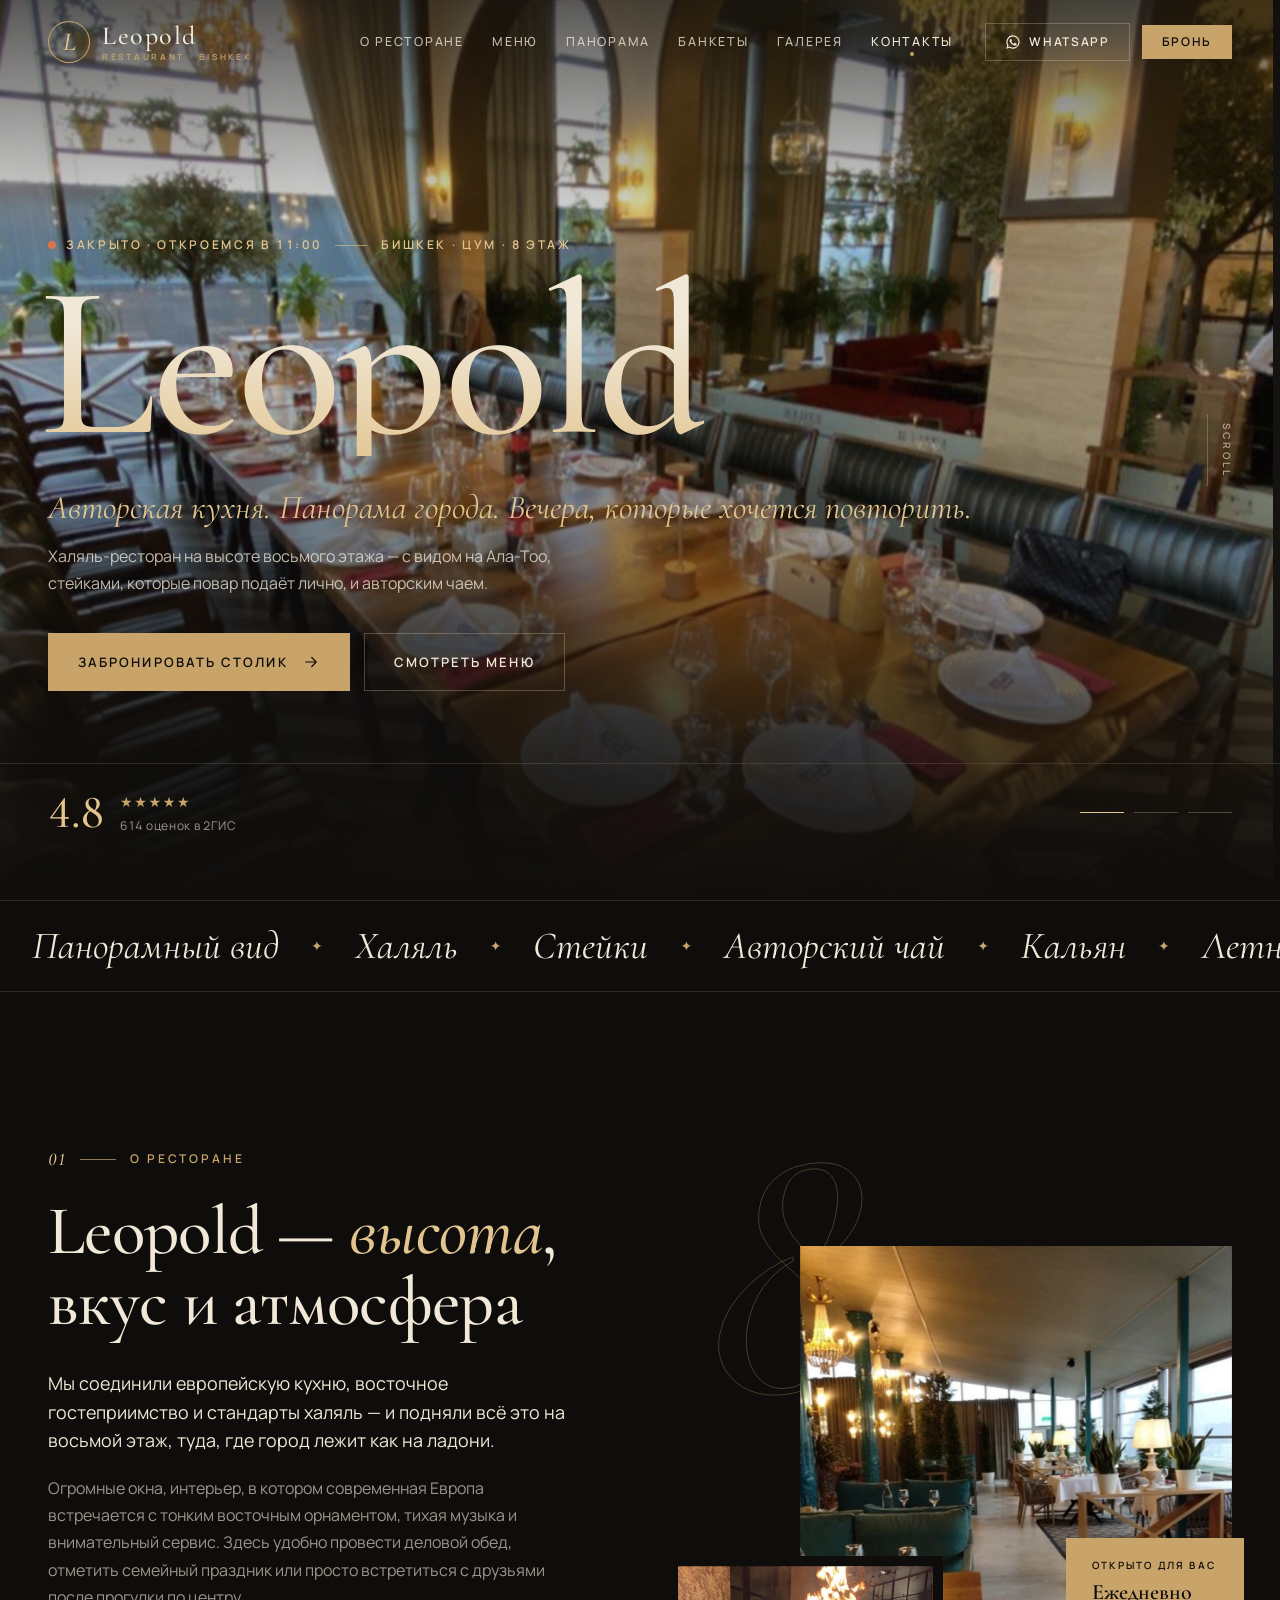
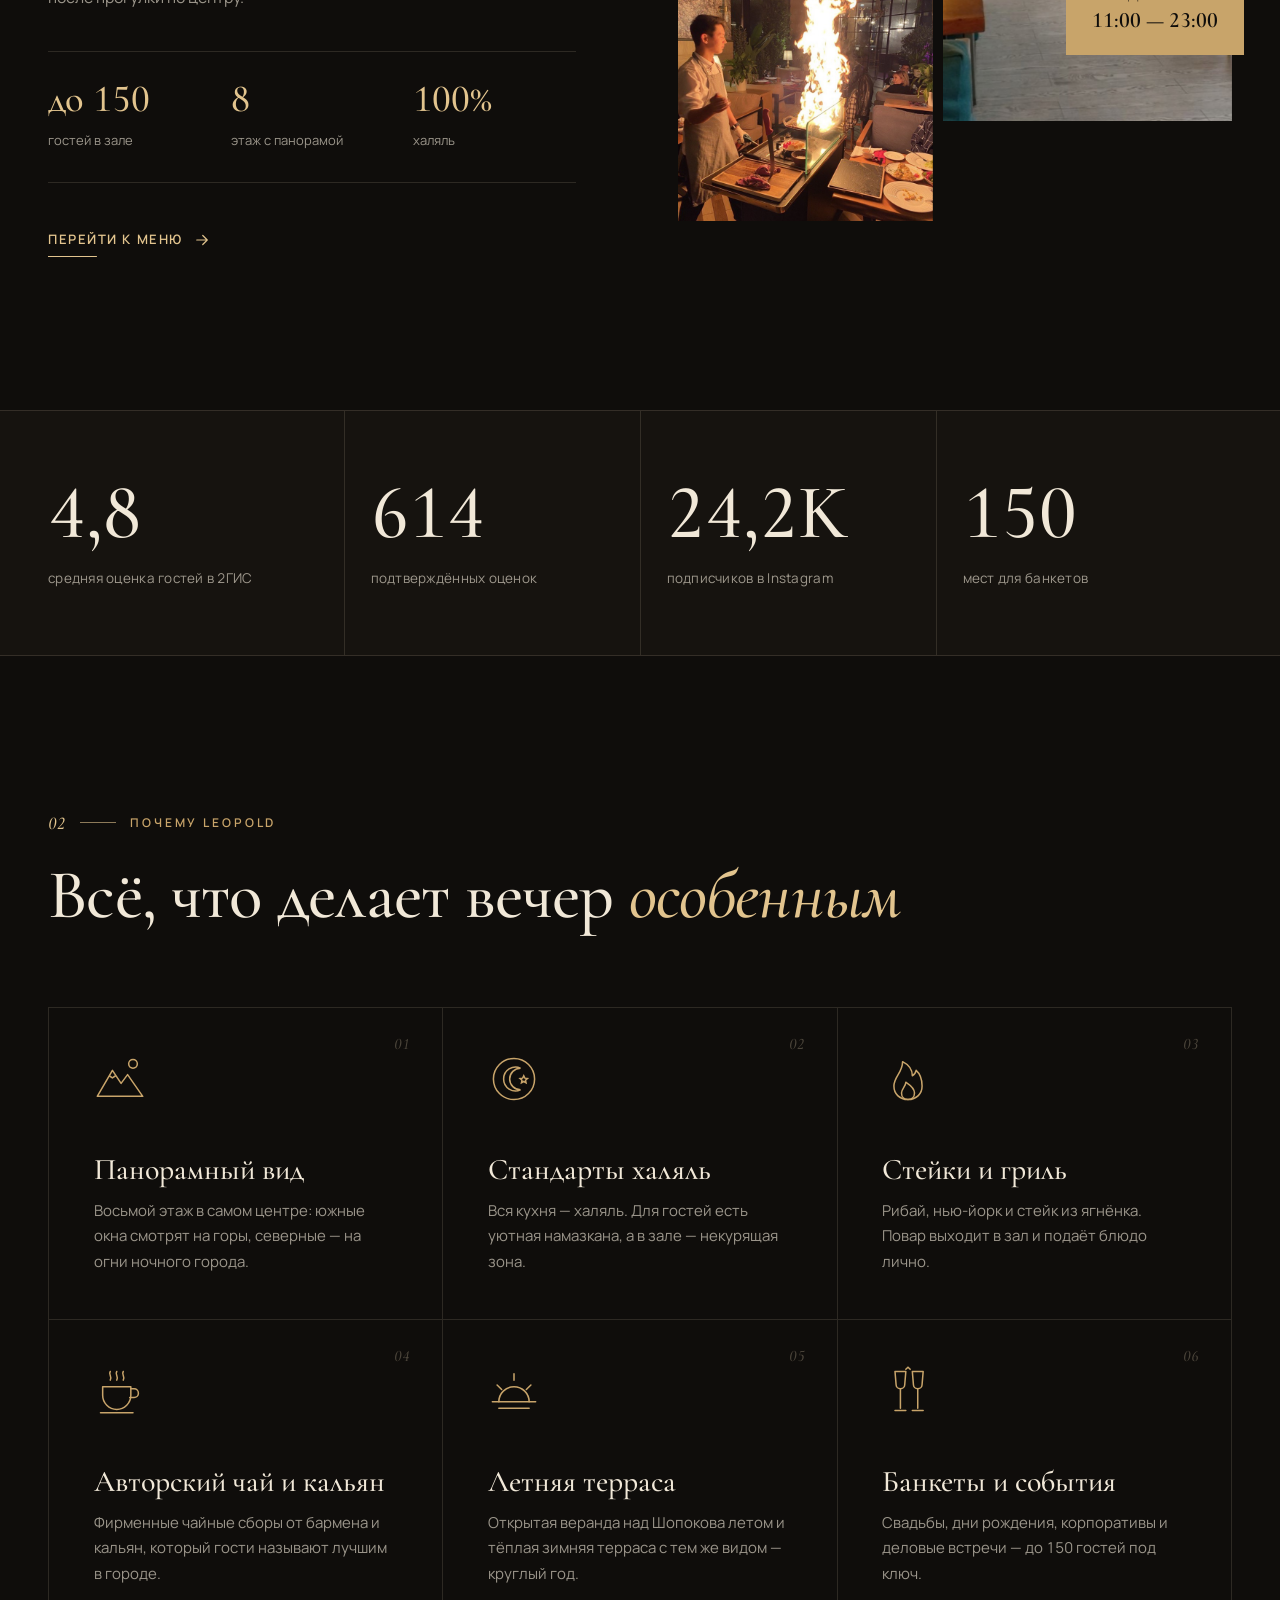
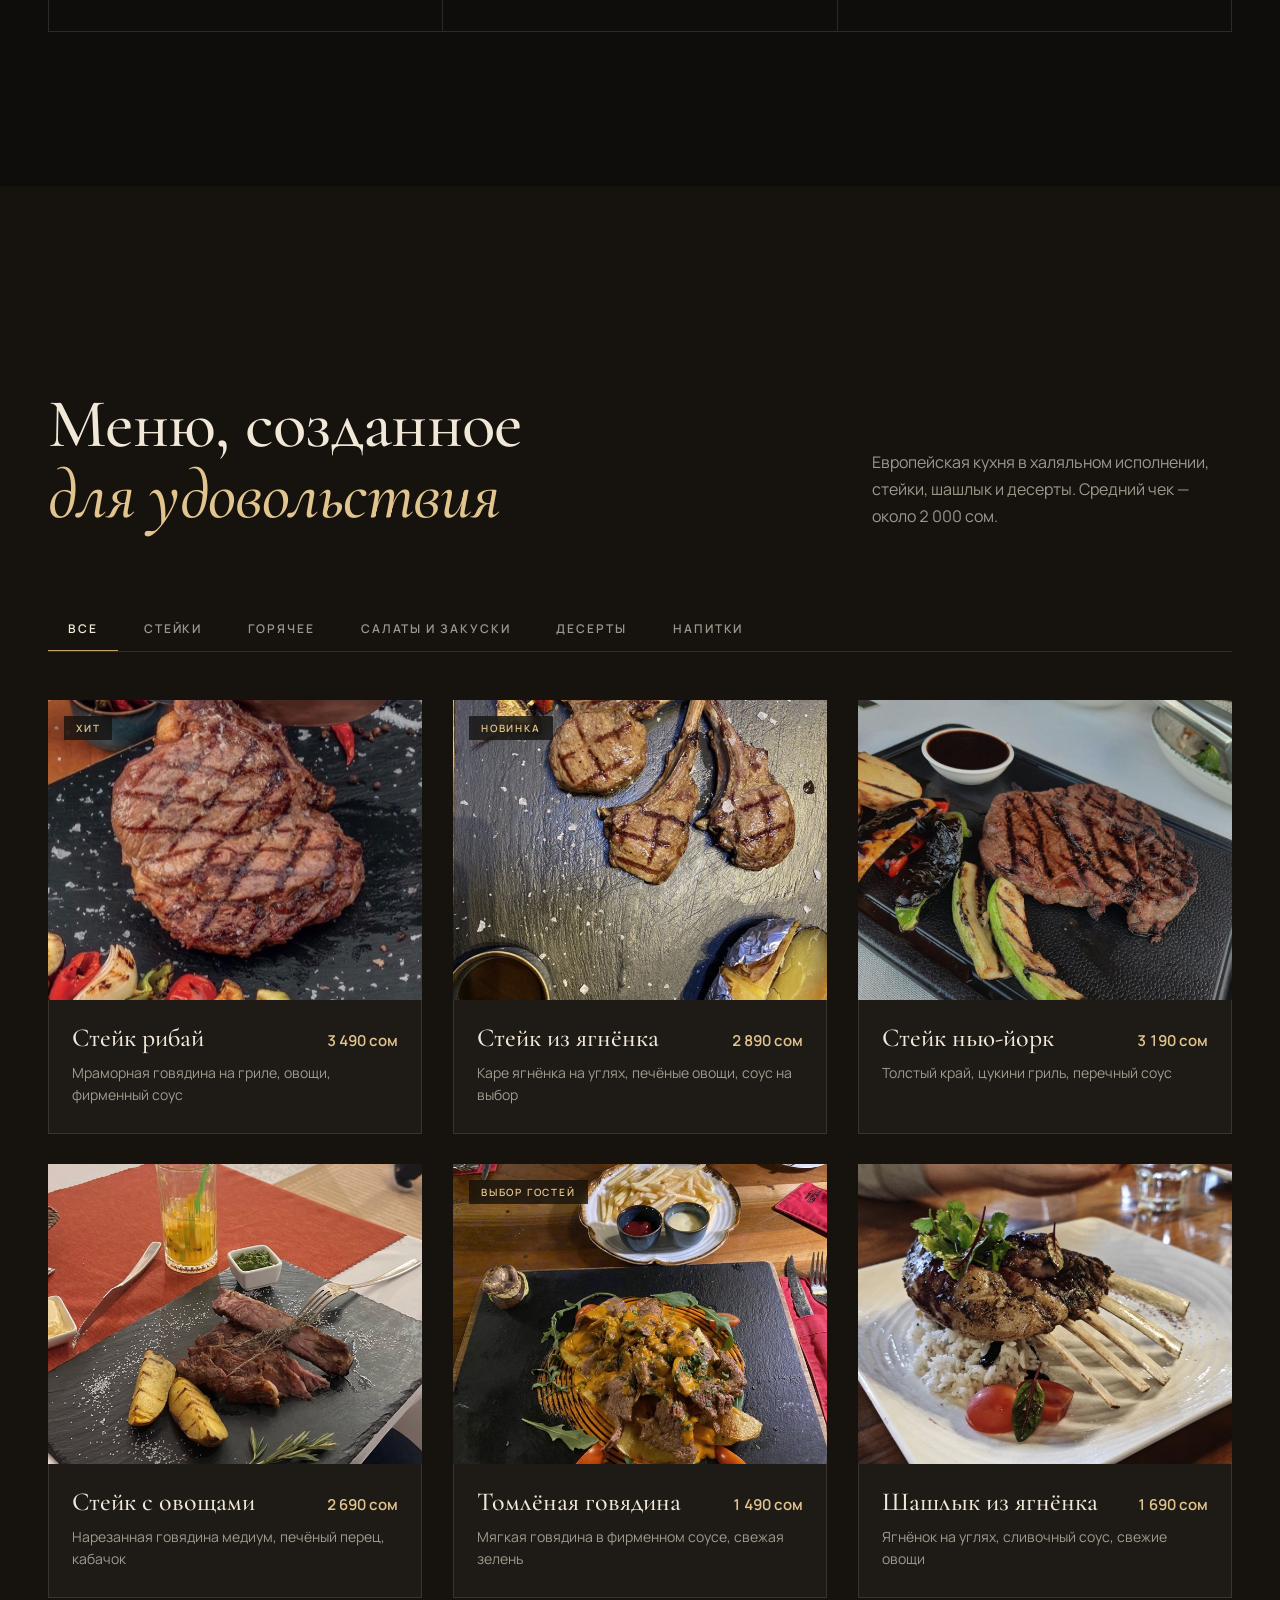
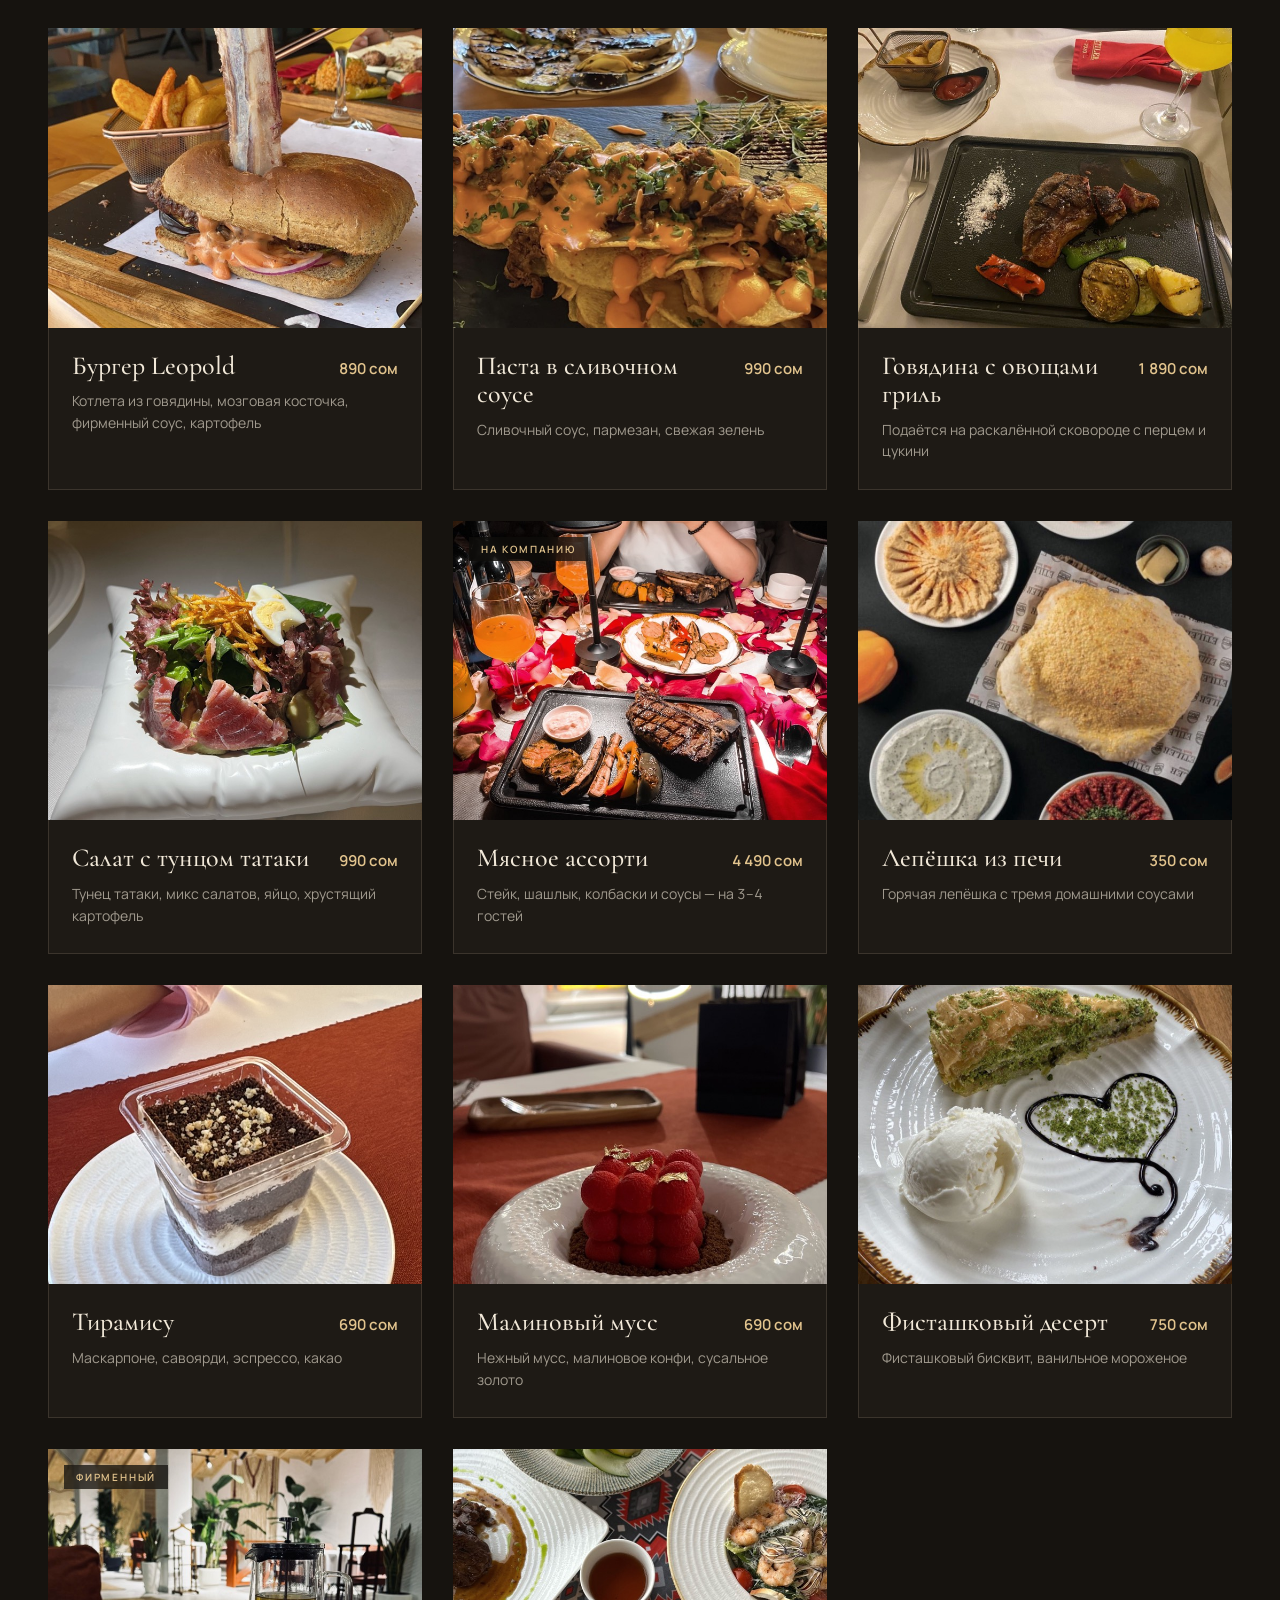
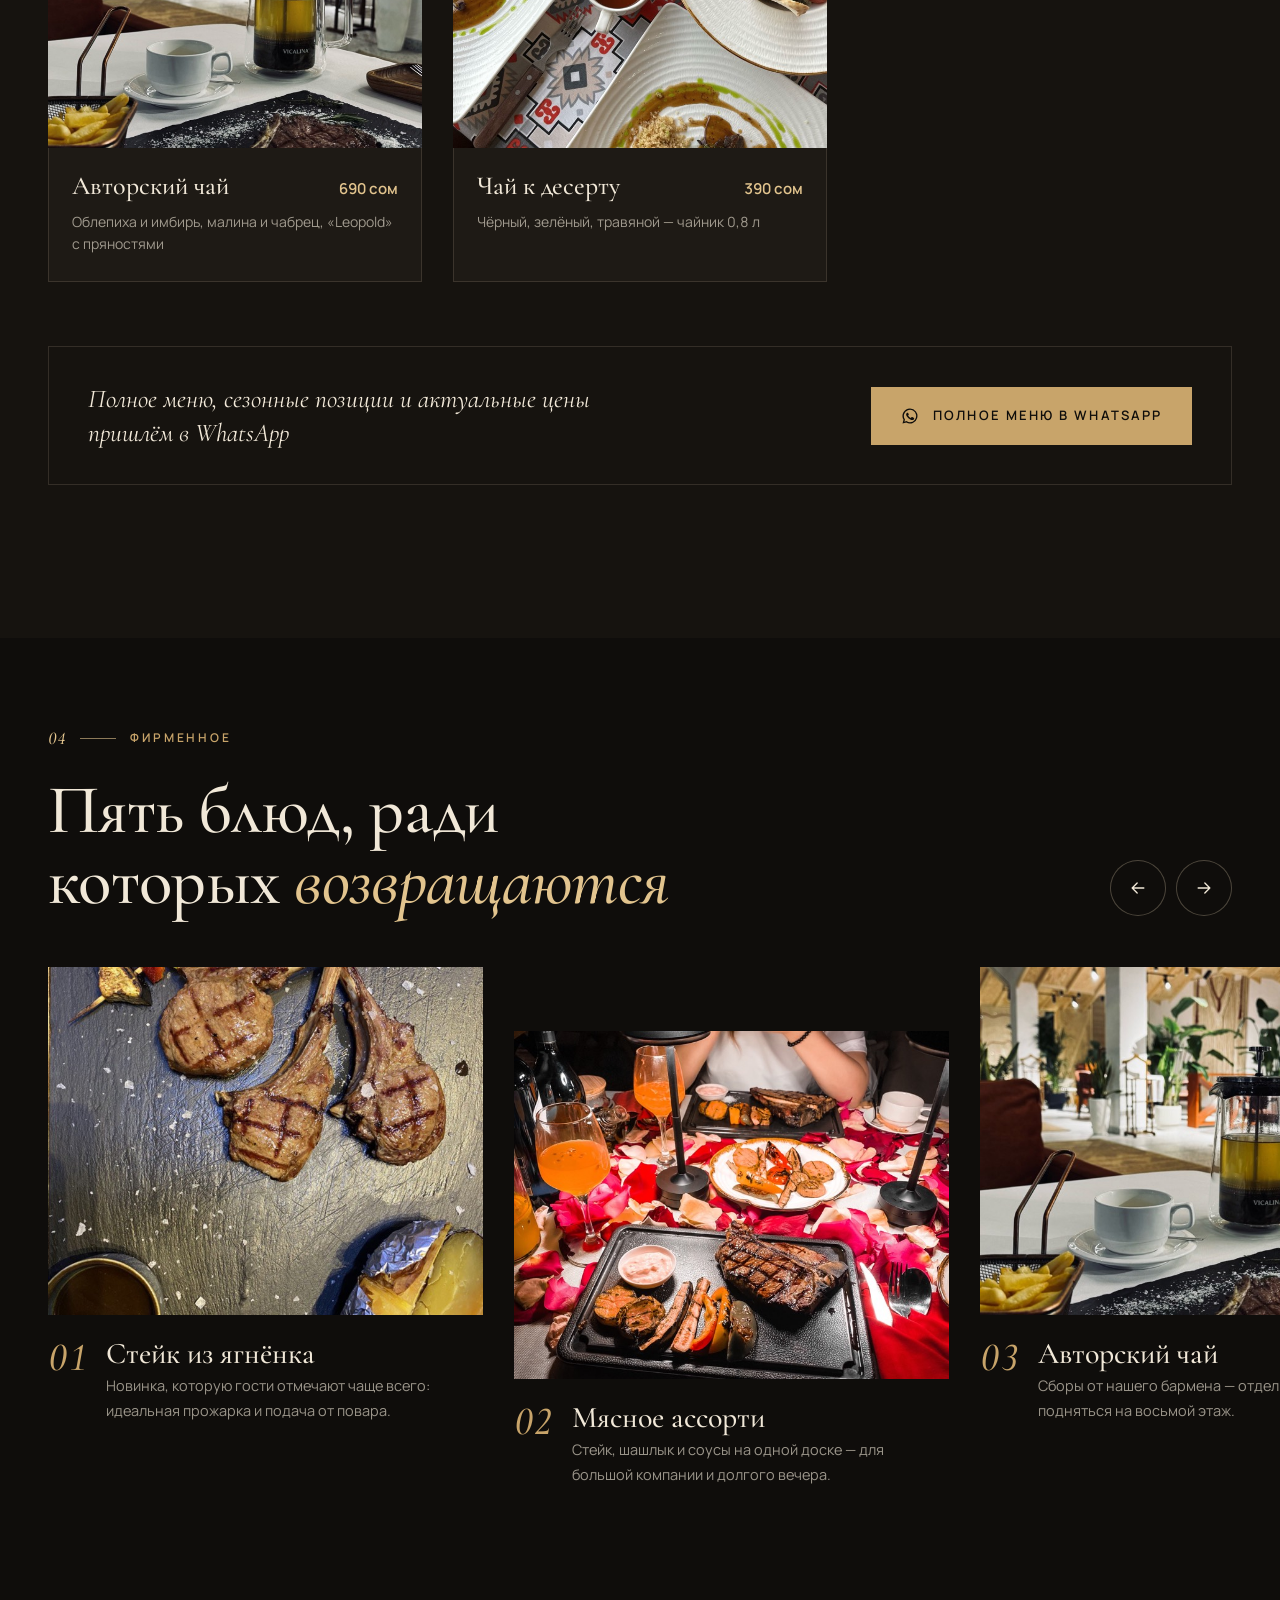
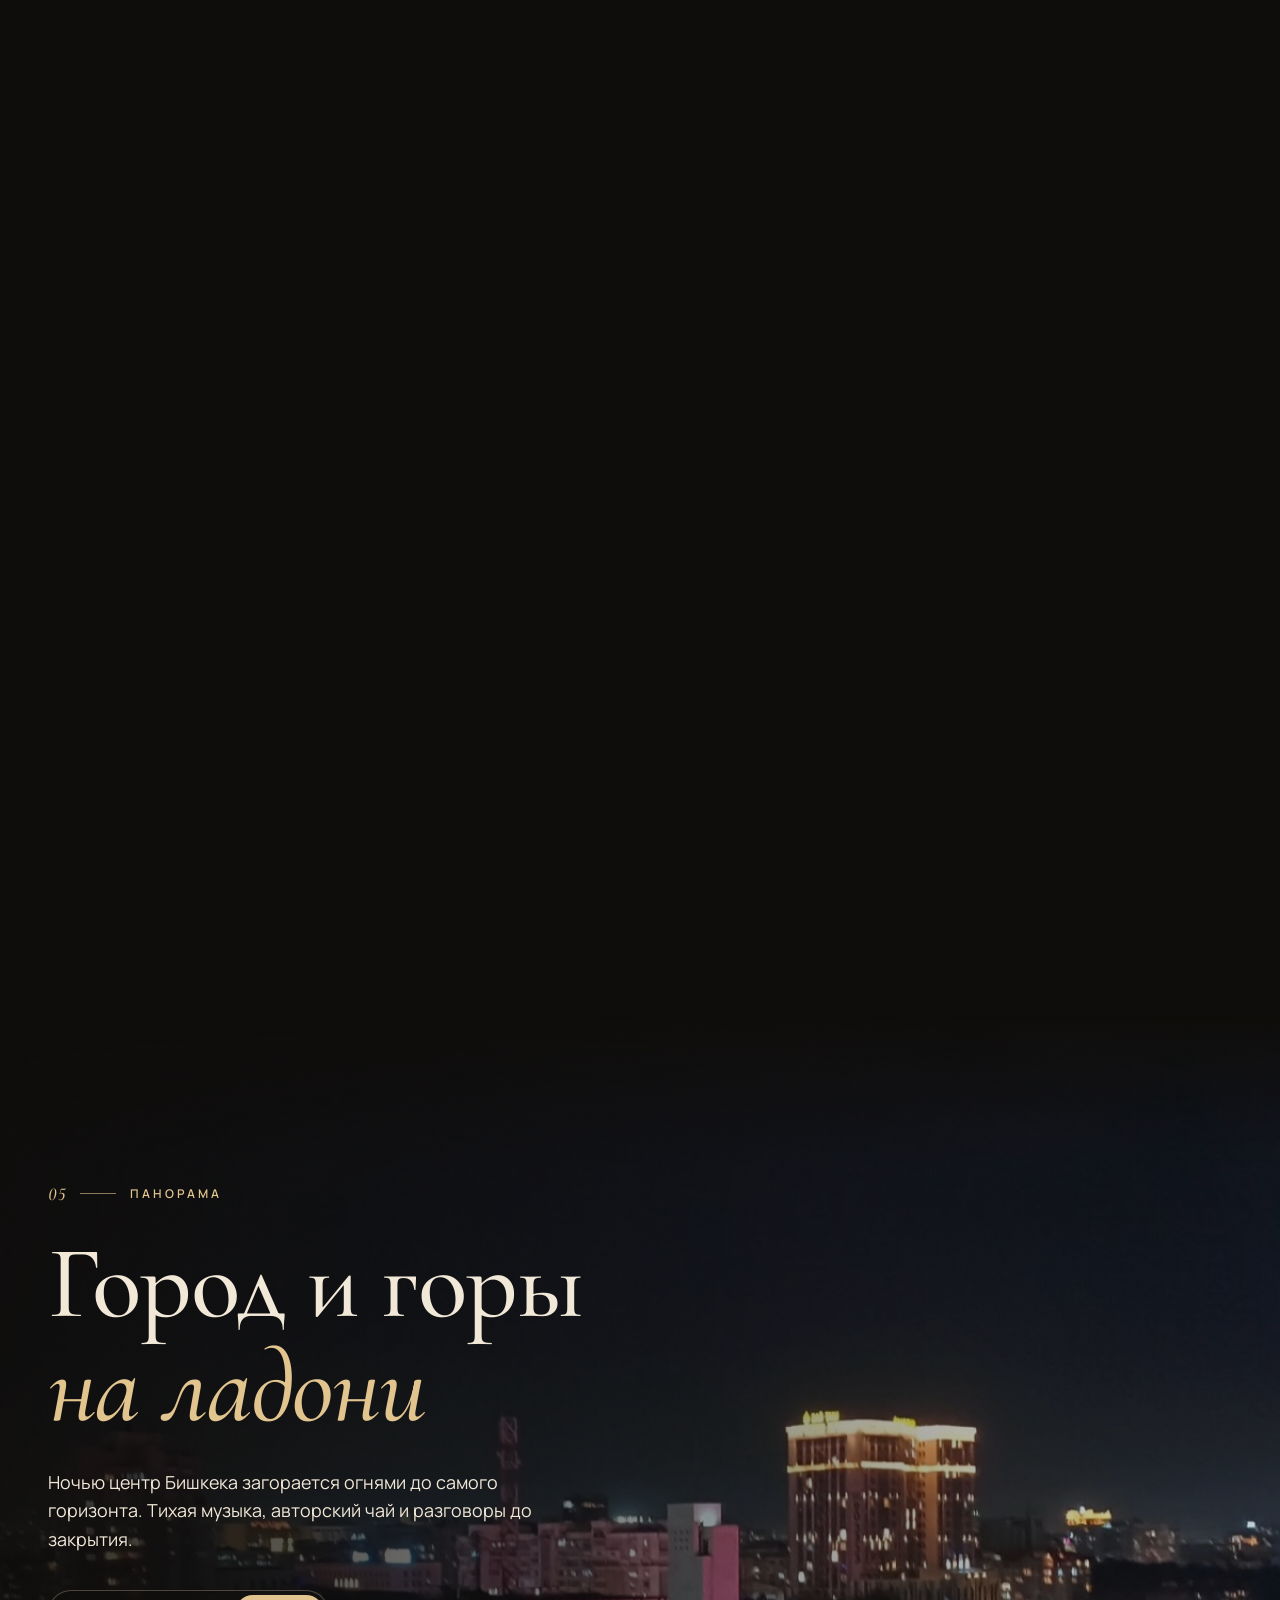
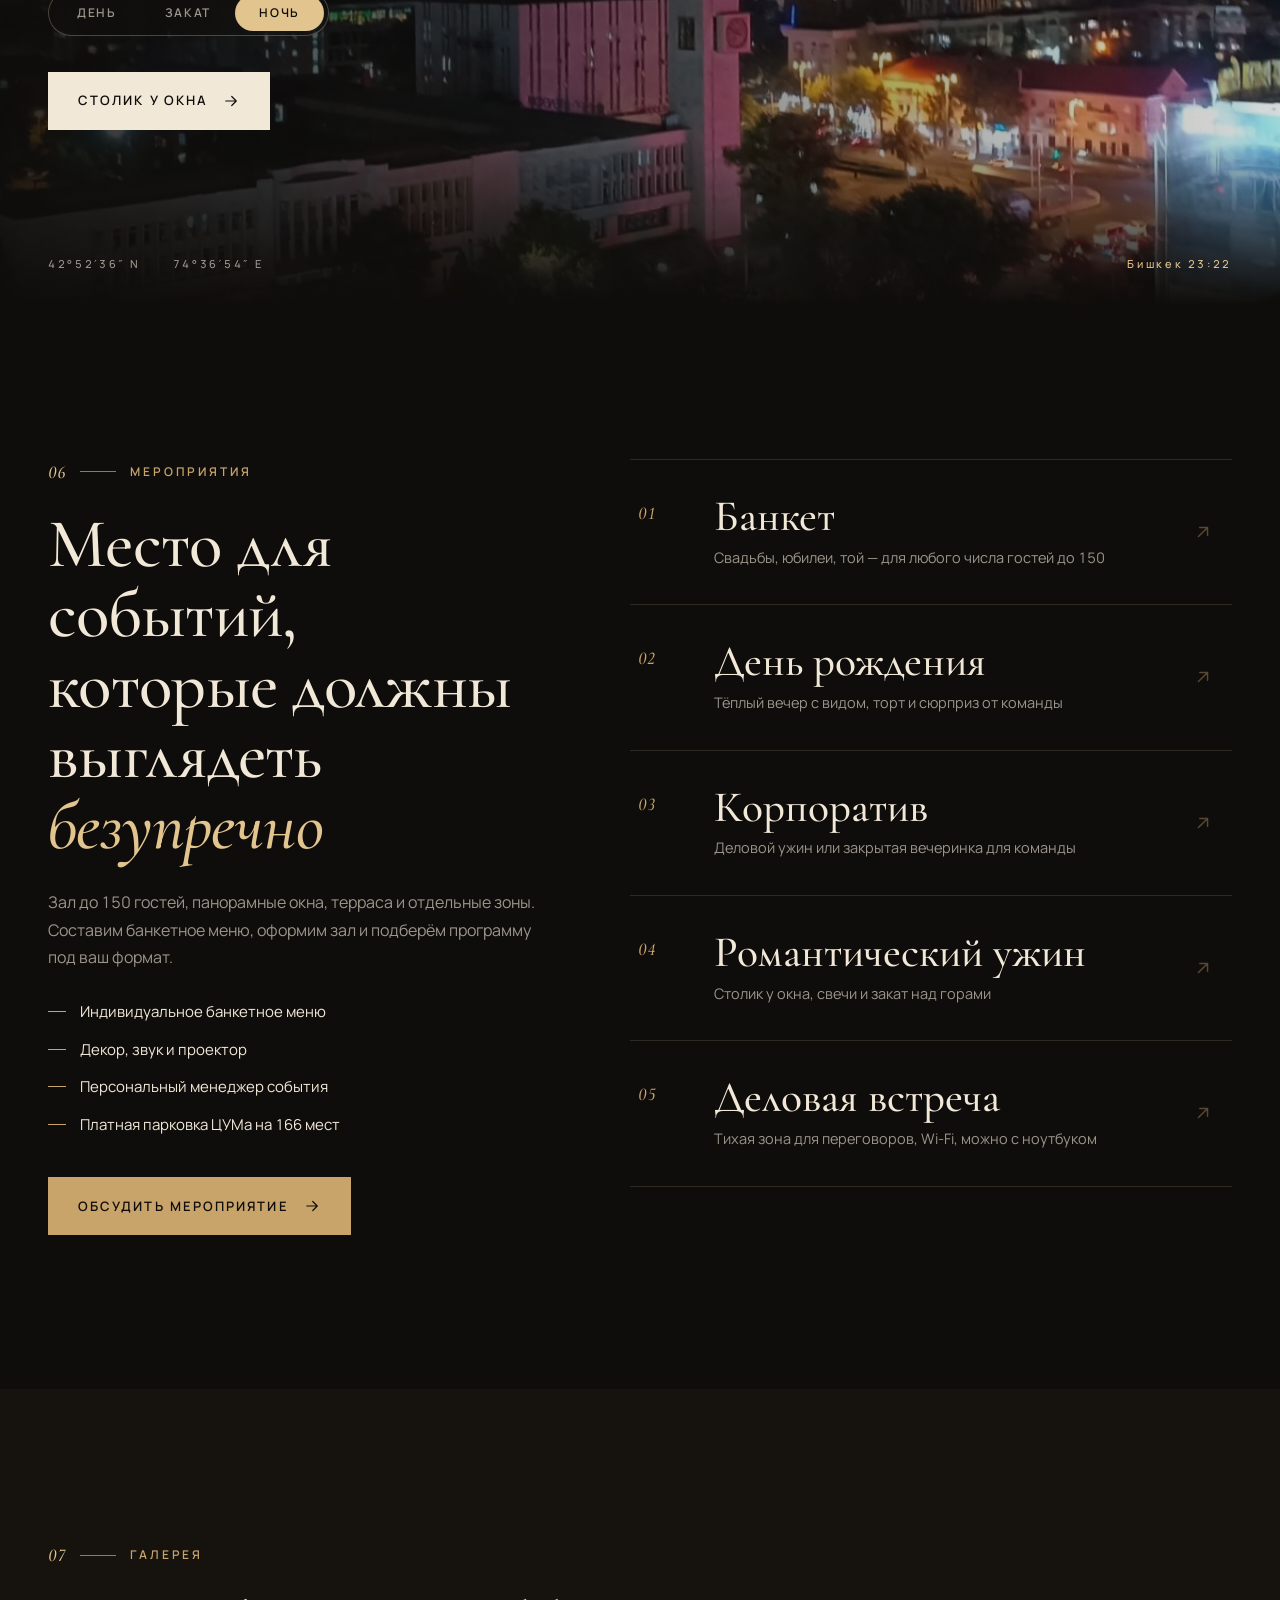
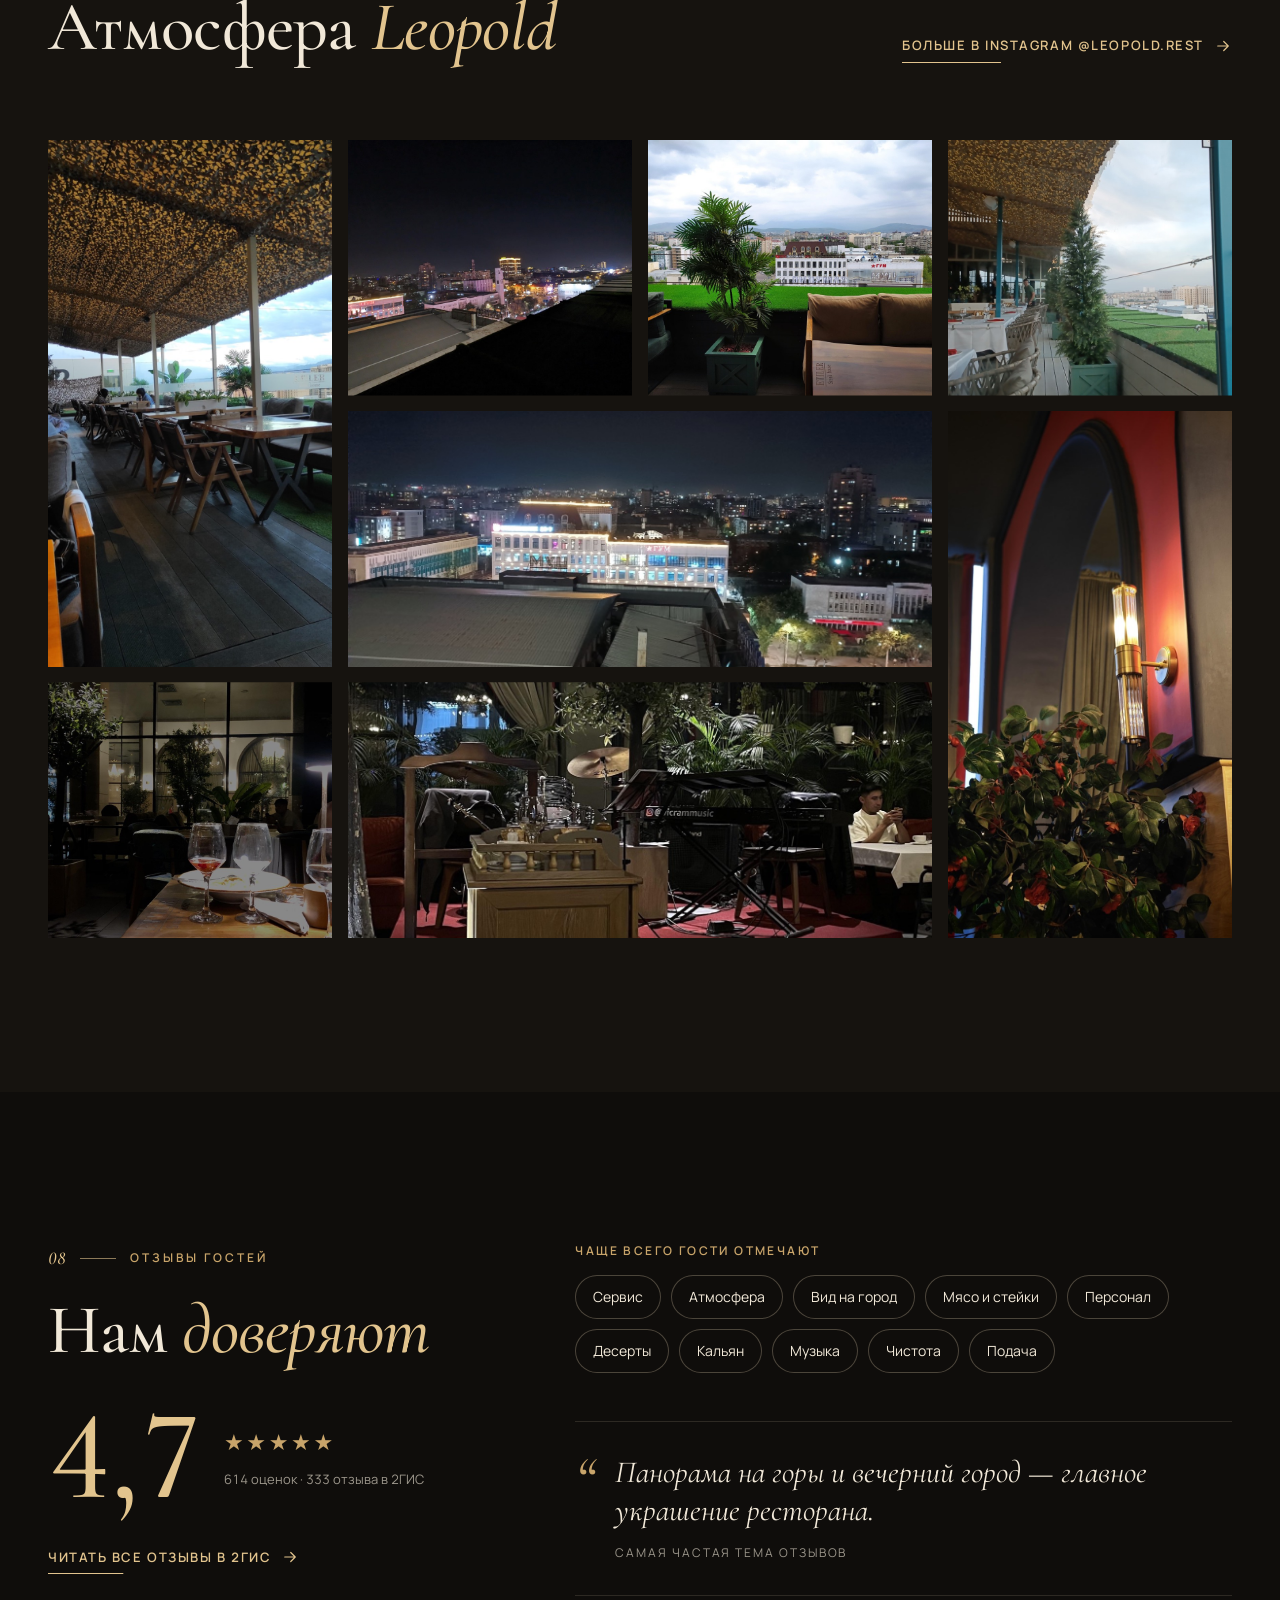
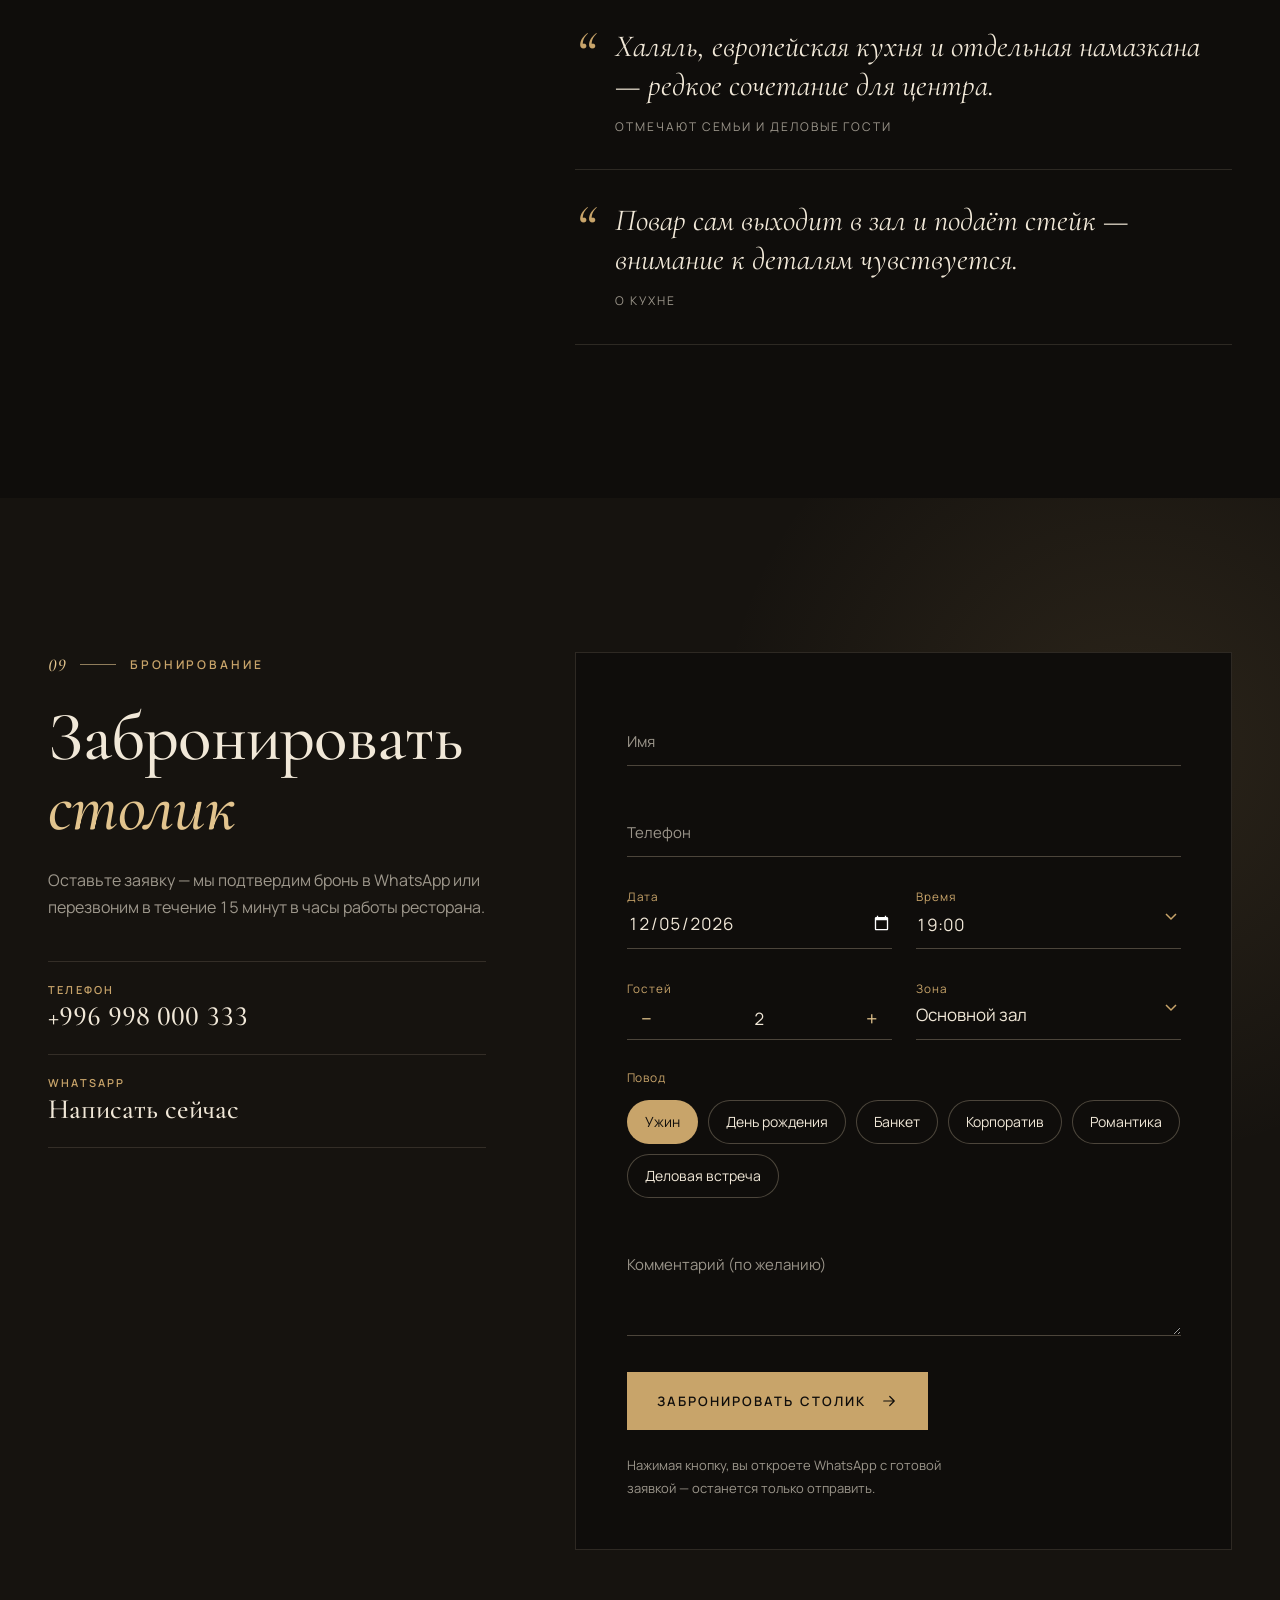
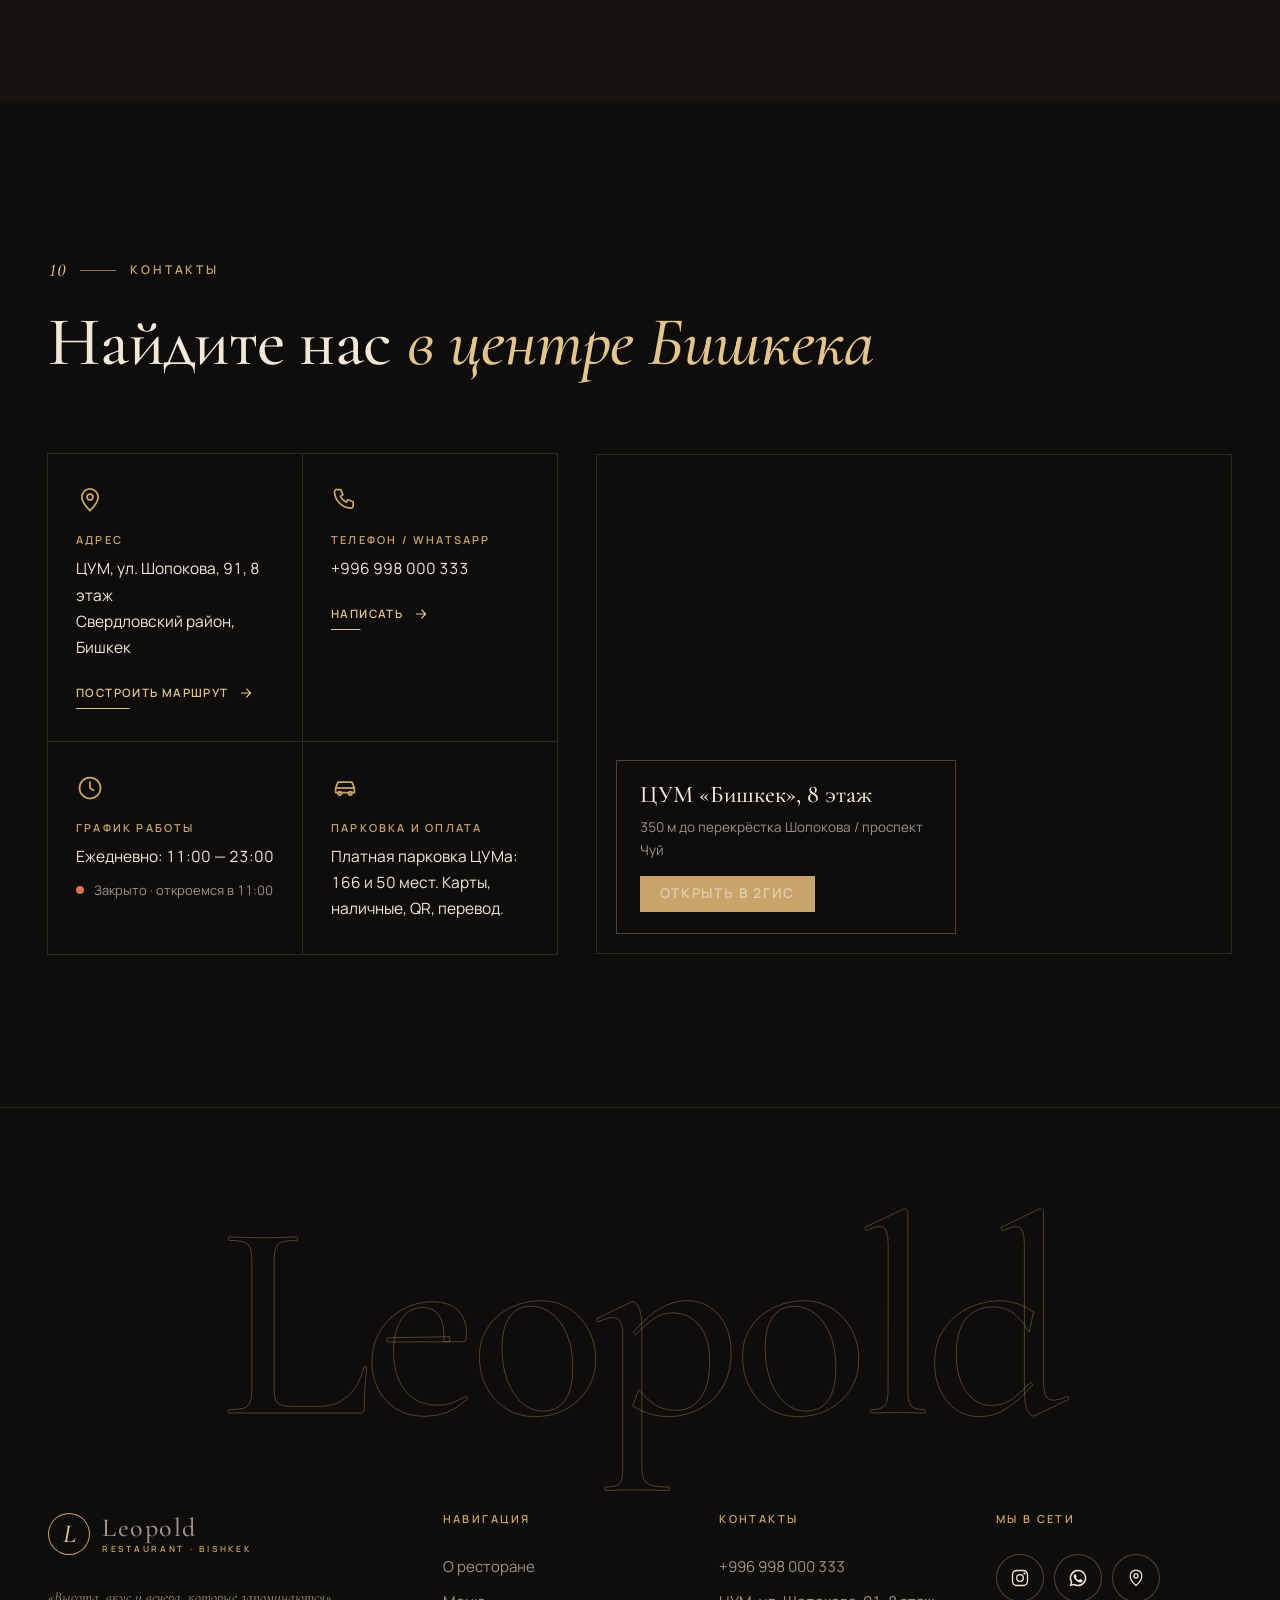
<file: index.html>
<!doctype html>
<html lang="ru">
<head>
<meta charset="utf-8">
<meta name="viewport" content="width=device-width, initial-scale=1, viewport-fit=cover">
<title>Leopold — панорамный ресторан в центре Бишкека | ЦУМ, 8 этаж</title>
<meta name="description" content="Leopold — панорамный халяль-ресторан на 8 этаже ЦУМа в Бишкеке. Авторская европейская кухня, стейки, авторский чай, кальян, летняя терраса с видом на горы. Банкеты до 150 гостей. Ежедневно 11:00–23:00.">
<meta name="keywords" content="ресторан Бишкек, панорамный ресторан, халяль ресторан, стейки Бишкек, ЦУМ ресторан, банкет Бишкек, Leopold, Леопольд">
<meta name="theme-color" content="#0f0d0b">
<meta name="format-detection" content="telephone=no">

<meta property="og:type" content="restaurant.restaurant">
<meta property="og:locale" content="ru_RU">
<meta property="og:site_name" content="Leopold">
<meta property="og:title" content="Leopold — панорамный ресторан в центре Бишкека">
<meta property="og:description" content="Авторская халяль-кухня, стейки и вид на горы с 8 этажа ЦУМа. Бронирование столиков и банкеты.">
<meta property="og:image" content="assets/img/og.jpg">
<meta name="twitter:card" content="summary_large_image">

<link rel="icon" href="favicon.svg" type="image/svg+xml">
<link rel="manifest" href="site.webmanifest">

<link rel="preconnect" href="https://fonts.googleapis.com">
<link rel="preconnect" href="https://fonts.gstatic.com" crossorigin>
<link href="https://fonts.googleapis.com/css2?family=Cormorant+Garamond:ital,wght@0,400;0,500;0,600;1,400;1,500&family=Manrope:wght@300;400;500;600;700&display=swap" rel="stylesheet">
<link rel="preload" as="image" href="assets/img/hero-1.jpg" media="(min-width: 761px)">
<link rel="preload" as="image" href="assets/img/hero-1-m.jpg" media="(max-width: 760px)">
<link rel="stylesheet" href="css/styles.css?v=2">

<script type="application/ld+json">
{
  "@context": "https://schema.org",
  "@type": "Restaurant",
  "name": "Leopold",
  "alternateName": "Леопольд",
  "description": "Панорамный халяль-ресторан авторской европейской кухни на 8 этаже ЦУМа в Бишкеке.",
  "image": "assets/img/og.jpg",
  "servesCuisine": ["Европейская", "Халяльная", "Стейки", "Бургеры"],
  "priceRange": "~2000 сом",
  "telephone": "+996998000333",
  "acceptsReservations": "True",
  "address": {
    "@type": "PostalAddress",
    "streetAddress": "ул. Шопокова, 91, ЦУМ, 8 этаж",
    "addressLocality": "Бишкек",
    "postalCode": "720011",
    "addressCountry": "KG"
  },
  "geo": { "@type": "GeoCoordinates", "latitude": 42.876608, "longitude": 74.614903 },
  "openingHoursSpecification": [{
    "@type": "OpeningHoursSpecification",
    "dayOfWeek": ["Monday","Tuesday","Wednesday","Thursday","Friday","Saturday","Sunday"],
    "opens": "11:00", "closes": "23:00"
  }],
  "aggregateRating": { "@type": "AggregateRating", "ratingValue": "4.8", "ratingCount": "614", "bestRating": "5" },
  "sameAs": ["https://instagram.com/leopold.rest", "https://2gis.kg/bishkek/firm/70000001041825807"]
}
</script>
</head>
<body>

<a class="skip" href="#main">Перейти к содержанию</a>

<!-- ============ PRELOADER ============ -->
<div class="preloader" aria-hidden="true">
  <div class="preloader__mark">
    <svg viewBox="0 0 120 120" class="preloader__ring"><circle cx="60" cy="60" r="56"/></svg>
    <span>L</span>
  </div>
  <p class="preloader__word">Leopold</p>
</div>

<div class="progress" aria-hidden="true"></div>
<div class="cursor" aria-hidden="true"><span class="cursor__label"></span></div>

<!-- ============ HEADER ============ -->
<header class="header" id="header">
  <div class="header__inner">
    <a href="#top" class="logo" aria-label="Leopold — наверх">
      <span class="logo__mark">L</span>
      <span class="logo__text">Leopold<small>Restaurant · Bishkek</small></span>
    </a>

    <nav class="nav" aria-label="Основное меню">
      <a href="#about">О ресторане</a>
      <a href="#menu">Меню</a>
      <a href="#panorama">Панорама</a>
      <a href="#events">Банкеты</a>
      <a href="#gallery">Галерея</a>
      <a href="#contacts">Контакты</a>
    </nav>

    <div class="header__actions">
      <a class="pill pill--ghost" href="https://wa.me/996998000333" target="_blank" rel="noopener">
        <svg width="16" height="16" aria-hidden="true"><use href="#i-wa"/></svg><span>WhatsApp</span>
      </a>
      <a class="pill magnetic" href="#booking"><span>Бронь</span></a>
      <button class="burger" type="button" aria-label="Открыть меню" aria-expanded="false" aria-controls="mnav"><span></span><span></span></button>
    </div>
  </div>
</header>

<!-- mobile nav -->
<div class="mnav" id="mnav" aria-hidden="true">
  <nav class="mnav__links" aria-label="Мобильное меню">
    <a href="#about"><i>01</i>О ресторане</a>
    <a href="#menu"><i>02</i>Меню</a>
    <a href="#panorama"><i>03</i>Панорама</a>
    <a href="#events"><i>04</i>Банкеты</a>
    <a href="#gallery"><i>05</i>Галерея</a>
    <a href="#reviews"><i>06</i>Отзывы</a>
    <a href="#contacts"><i>07</i>Контакты</a>
  </nav>
  <div class="mnav__foot">
    <a href="tel:+996998000333">+996 998 000 333</a>
    <p>ЦУМ, ул. Шопокова 91, 8 этаж<br>Ежедневно 11:00 — 23:00</p>
    <a class="btn" href="#booking"><span>Забронировать столик</span></a>
  </div>
</div>

<main id="main">

<!-- ============ HERO ============ -->
<section class="hero" id="top" aria-label="Leopold">
  <div class="hero__slides" aria-hidden="true">
    <picture class="hero__slide is-active">
      <source media="(max-width: 760px)" srcset="assets/img/hero-1-m.jpg">
      <img src="assets/img/hero-1.jpg" alt="" fetchpriority="high">
    </picture>
    <picture class="hero__slide"><img src="assets/img/hero-2.jpg" alt="" loading="lazy"></picture>
    <picture class="hero__slide"><img src="assets/img/hero-3.jpg" alt="" loading="lazy"></picture>
  </div>
  <div class="hero__shade" aria-hidden="true"></div>
  <div class="hero__grain" aria-hidden="true"></div>

  <div class="hero__content container">
    <p class="eyebrow" data-hero="1"><span class="status" data-open-status>Ежедневно 11:00 — 23:00</span><span class="sep"></span>Бишкек · ЦУМ · 8 этаж</p>
    <h1 class="hero__title" aria-label="Leopold">
      <span class="split" data-split>Leopold</span>
    </h1>
    <p class="hero__tagline" data-hero="2"><em>Авторская кухня. Панорама города. Вечера, которые хочется повторить.</em></p>
    <p class="hero__lead" data-hero="3">Халяль-ресторан на высоте восьмого этажа — с видом на Ала-Тоо, стейками, которые повар подаёт лично, и авторским чаем.</p>
    <div class="hero__cta" data-hero="4">
      <a class="btn magnetic" href="#booking"><span>Забронировать столик</span><svg width="18" height="18" aria-hidden="true"><use href="#i-arrow"/></svg></a>
      <a class="btn btn--ghost" href="#menu"><span>Смотреть меню</span></a>
    </div>
  </div>

  <div class="hero__aside container" data-hero="5">
    <div class="hero__rating">
      <b>4.8</b>
      <div><span class="stars" aria-hidden="true">★★★★★</span><small>614 оценок в 2ГИС</small></div>
    </div>
    <div class="hero__dots" role="tablist" aria-label="Слайды">
      <button role="tab" aria-selected="true" aria-label="Слайд 1"></button>
      <button role="tab" aria-selected="false" aria-label="Слайд 2"></button>
      <button role="tab" aria-selected="false" aria-label="Слайд 3"></button>
    </div>
  </div>

  <a href="#about" class="scroll-cue" aria-label="Прокрутить вниз"><span>Scroll</span><i></i></a>
</section>

<!-- ============ MARQUEE ============ -->
<div class="marquee" aria-hidden="true">
  <div class="marquee__track">
    <span>Панорамный вид</span><i>✦</i><span>Халяль</span><i>✦</i><span>Стейки</span><i>✦</i><span>Авторский чай</span><i>✦</i><span>Кальян</span><i>✦</i><span>Летняя терраса</span><i>✦</i><span>Банкеты до 150 гостей</span><i>✦</i>
    <span>Панорамный вид</span><i>✦</i><span>Халяль</span><i>✦</i><span>Стейки</span><i>✦</i><span>Авторский чай</span><i>✦</i><span>Кальян</span><i>✦</i><span>Летняя терраса</span><i>✦</i><span>Банкеты до 150 гостей</span><i>✦</i>
  </div>
</div>

<!-- ============ ABOUT ============ -->
<section class="about section" id="about" aria-labelledby="about-title">
  <div class="container about__grid">
    <div class="about__text">
      <p class="kicker reveal"><span>01</span>О ресторане</p>
      <h2 class="h2 reveal" id="about-title">Leopold — <em>высота</em>, вкус&nbsp;и&nbsp;атмосфера</h2>
      <p class="lead reveal">Мы соединили европейскую кухню, восточное гостеприимство и стандарты халяль — и подняли всё это на восьмой этаж, туда, где город лежит как на ладони.</p>
      <p class="reveal">Огромные окна, интерьер, в котором современная Европа встречается с тонким восточным орнаментом, тихая музыка и внимательный сервис. Здесь удобно провести деловой обед, отметить семейный праздник или просто встретиться с друзьями после прогулки по центру.</p>
      <ul class="about__facts reveal">
        <li><b>до 150</b><span>гостей в зале</span></li>
        <li><b>8</b><span>этаж с панорамой</span></li>
        <li><b>100%</b><span>халяль</span></li>
      </ul>
      <a class="link-arrow reveal" href="#menu">Перейти к меню <svg width="18" height="18" aria-hidden="true"><use href="#i-arrow"/></svg></a>
    </div>

    <div class="about__media">
      <figure class="about__img about__img--main clip-reveal">
        <img src="assets/img/about-1.jpg" alt="Зал ресторана с панорамными окнами" loading="lazy" width="1000" height="1250" data-parallax="0.08">
      </figure>
      <figure class="about__img about__img--small clip-reveal" style="--d:.2s">
        <img src="assets/img/about-2.jpg" alt="Повар готовит на открытом огне" loading="lazy" width="700" height="700">
      </figure>
      <div class="about__badge reveal" style="--d:.35s">
        <span>Открыто для вас</span>
        <b>Ежедневно</b>
        <b>11:00 — 23:00</b>
      </div>
      <div class="about__floor" aria-hidden="true" data-parallax="-0.15">8</div>
    </div>
  </div>
</section>

<!-- ============ STATS ============ -->
<section class="stats" aria-label="Leopold в цифрах">
  <div class="container stats__grid">
    <div class="stat reveal"><b data-count="4.8" data-decimals="1">0</b><span>средняя оценка гостей в 2ГИС</span></div>
    <div class="stat reveal" style="--d:.08s"><b data-count="614">0</b><span>подтверждённых оценок</span></div>
    <div class="stat reveal" style="--d:.16s"><b data-count="24.2" data-decimals="1" data-suffix="K">0</b><span>подписчиков в Instagram</span></div>
    <div class="stat reveal" style="--d:.24s"><b data-count="150">0</b><span>мест для банкетов</span></div>
  </div>
</section>

<!-- ============ FEATURES ============ -->
<section class="features section" aria-labelledby="features-title">
  <div class="container">
    <div class="section-head">
      <p class="kicker reveal"><span>02</span>Почему Leopold</p>
      <h2 class="h2 reveal" id="features-title">Всё, что делает вечер <em>особенным</em></h2>
    </div>

    <div class="features__grid">
      <article class="feature reveal" tabindex="0">
        <svg class="feature__icon" aria-hidden="true"><use href="#i-mountain"/></svg>
        <h3>Панорамный вид</h3>
        <p>Восьмой этаж в самом центре: южные окна смотрят на горы, северные — на огни ночного города.</p>
        <span class="feature__n">01</span>
      </article>
      <article class="feature reveal" style="--d:.06s" tabindex="0">
        <svg class="feature__icon" aria-hidden="true"><use href="#i-halal"/></svg>
        <h3>Стандарты халяль</h3>
        <p>Вся кухня — халяль. Для гостей есть уютная намазкана, а в зале — некурящая зона.</p>
        <span class="feature__n">02</span>
      </article>
      <article class="feature reveal" style="--d:.12s" tabindex="0">
        <svg class="feature__icon" aria-hidden="true"><use href="#i-flame"/></svg>
        <h3>Стейки и гриль</h3>
        <p>Рибай, нью-йорк и стейк из ягнёнка. Повар выходит в зал и подаёт блюдо лично.</p>
        <span class="feature__n">03</span>
      </article>
      <article class="feature reveal" style="--d:.18s" tabindex="0">
        <svg class="feature__icon" aria-hidden="true"><use href="#i-tea"/></svg>
        <h3>Авторский чай и кальян</h3>
        <p>Фирменные чайные сборы от бармена и кальян, который гости называют лучшим в городе.</p>
        <span class="feature__n">04</span>
      </article>
      <article class="feature reveal" style="--d:.24s" tabindex="0">
        <svg class="feature__icon" aria-hidden="true"><use href="#i-sun"/></svg>
        <h3>Летняя терраса</h3>
        <p>Открытая веранда над Шопокова летом и тёплая зимняя терраса с тем же видом — круглый год.</p>
        <span class="feature__n">05</span>
      </article>
      <article class="feature reveal" style="--d:.3s" tabindex="0">
        <svg class="feature__icon" aria-hidden="true"><use href="#i-glass"/></svg>
        <h3>Банкеты и события</h3>
        <p>Свадьбы, дни рождения, корпоративы и деловые встречи — до 150 гостей под ключ.</p>
        <span class="feature__n">06</span>
      </article>
    </div>
  </div>
</section>

<!-- ============ MENU ============ -->
<section class="menu section" id="menu" aria-labelledby="menu-title">
  <div class="container">
    <div class="section-head section-head--split">
      <div>
        <p class="kicker reveal"><span>03</span>Наше меню</p>
        <h2 class="h2 reveal" id="menu-title">Меню, созданное <em>для удовольствия</em></h2>
      </div>
      <p class="reveal section-head__note">Европейская кухня в халяльном исполнении, стейки, шашлык и десерты. Средний чек — около 2&nbsp;000&nbsp;сом.</p>
    </div>

    <div class="tabs reveal" role="tablist" aria-label="Категории меню">
      <span class="tabs__ink" aria-hidden="true"></span>
      <button role="tab" aria-selected="true" data-filter="all">Все</button>
      <button role="tab" aria-selected="false" data-filter="steak">Стейки</button>
      <button role="tab" aria-selected="false" data-filter="hot">Горячее</button>
      <button role="tab" aria-selected="false" data-filter="salad">Салаты и закуски</button>
      <button role="tab" aria-selected="false" data-filter="dessert">Десерты</button>
      <button role="tab" aria-selected="false" data-filter="drinks">Напитки</button>
    </div>

    <div class="menu__grid" id="menu-grid" aria-live="polite">
      <article class="dish" data-cat="steak">
        <div class="dish__img"><img src="assets/img/steak-ribeye.jpg" alt="Стейк рибай на чёрной доске с овощами гриль" loading="lazy" width="700" height="560"><span class="dish__tag">Хит</span></div>
        <div class="dish__body"><div class="dish__row"><h3>Стейк рибай</h3><span class="dish__price">3 490 сом</span></div><p>Мраморная говядина на гриле, овощи, фирменный соус</p></div>
      </article>
      <article class="dish" data-cat="steak">
        <div class="dish__img"><img src="assets/img/steak-lamb.jpg" alt="Каре ягнёнка на гриле" loading="lazy" width="700" height="560"><span class="dish__tag">Новинка</span></div>
        <div class="dish__body"><div class="dish__row"><h3>Стейк из ягнёнка</h3><span class="dish__price">2 890 сом</span></div><p>Каре ягнёнка на углях, печёные овощи, соус на выбор</p></div>
      </article>
      <article class="dish" data-cat="steak">
        <div class="dish__img"><img src="assets/img/steak-ny.jpg" alt="Стейк нью-йорк с цукини гриль" loading="lazy" width="700" height="560"></div>
        <div class="dish__body"><div class="dish__row"><h3>Стейк нью-йорк</h3><span class="dish__price">3 190 сом</span></div><p>Толстый край, цукини гриль, перечный соус</p></div>
      </article>
      <article class="dish" data-cat="steak">
        <div class="dish__img"><img src="assets/img/steak-cut.jpg" alt="Нарезанный стейк средней прожарки" loading="lazy" width="700" height="560"></div>
        <div class="dish__body"><div class="dish__row"><h3>Стейк с овощами</h3><span class="dish__price">2 690 сом</span></div><p>Нарезанная говядина медиум, печёный перец, кабачок</p></div>
      </article>
      <article class="dish" data-cat="hot">
        <div class="dish__img"><img src="assets/img/cheeks.jpg" alt="Томлёная говядина с зеленью и соусами" loading="lazy" width="700" height="560"><span class="dish__tag">Выбор гостей</span></div>
        <div class="dish__body"><div class="dish__row"><h3>Томлёная говядина</h3><span class="dish__price">1 490 сом</span></div><p>Мягкая говядина в фирменном соусе, свежая зелень</p></div>
      </article>
      <article class="dish" data-cat="hot">
        <div class="dish__img"><img src="assets/img/kebab.jpg" alt="Шашлык на подушке из соуса" loading="lazy" width="700" height="560"></div>
        <div class="dish__body"><div class="dish__row"><h3>Шашлык из ягнёнка</h3><span class="dish__price">1 690 сом</span></div><p>Ягнёнок на углях, сливочный соус, свежие овощи</p></div>
      </article>
      <article class="dish" data-cat="hot">
        <div class="dish__img"><img src="assets/img/burger.jpg" alt="Бургер с говяжьей костью и картофелем" loading="lazy" width="700" height="560"></div>
        <div class="dish__body"><div class="dish__row"><h3>Бургер Leopold</h3><span class="dish__price">890 сом</span></div><p>Котлета из говядины, мозговая косточка, фирменный соус, картофель</p></div>
      </article>
      <article class="dish" data-cat="hot">
        <div class="dish__img"><img src="assets/img/pasta.jpg" alt="Паста в сливочном соусе с зеленью" loading="lazy" width="700" height="560"></div>
        <div class="dish__body"><div class="dish__row"><h3>Паста в сливочном соусе</h3><span class="dish__price">990 сом</span></div><p>Сливочный соус, пармезан, свежая зелень</p></div>
      </article>
      <article class="dish" data-cat="hot">
        <div class="dish__img"><img src="assets/img/grill.jpg" alt="Стейк с овощами гриль на горячей сковороде" loading="lazy" width="700" height="560"></div>
        <div class="dish__body"><div class="dish__row"><h3>Говядина с овощами гриль</h3><span class="dish__price">1 890 сом</span></div><p>Подаётся на раскалённой сковороде с перцем и цукини</p></div>
      </article>
      <article class="dish" data-cat="salad">
        <div class="dish__img"><img src="assets/img/salad-tuna.jpg" alt="Салат с тунцом и хрустящим картофелем" loading="lazy" width="700" height="560"></div>
        <div class="dish__body"><div class="dish__row"><h3>Салат с тунцом татаки</h3><span class="dish__price">990 сом</span></div><p>Тунец татаки, микс салатов, яйцо, хрустящий картофель</p></div>
      </article>
      <article class="dish" data-cat="salad">
        <div class="dish__img"><img src="assets/img/platter.jpg" alt="Мясное ассорти на компанию" loading="lazy" width="700" height="560"><span class="dish__tag">На компанию</span></div>
        <div class="dish__body"><div class="dish__row"><h3>Мясное ассорти</h3><span class="dish__price">4 490 сом</span></div><p>Стейк, шашлык, колбаски и соусы — на 3–4 гостей</p></div>
      </article>
      <article class="dish" data-cat="salad">
        <div class="dish__img"><img src="assets/img/lavash.jpg" alt="Горячая лепёшка с соусами" loading="lazy" width="700" height="560"></div>
        <div class="dish__body"><div class="dish__row"><h3>Лепёшка из печи</h3><span class="dish__price">350 сом</span></div><p>Горячая лепёшка с тремя домашними соусами</p></div>
      </article>
      <article class="dish" data-cat="dessert">
        <div class="dish__img"><img src="assets/img/tiramisu.jpg" alt="Тирамису в стакане" loading="lazy" width="700" height="560"></div>
        <div class="dish__body"><div class="dish__row"><h3>Тирамису</h3><span class="dish__price">690 сом</span></div><p>Маскарпоне, савоярди, эспрессо, какао</p></div>
      </article>
      <article class="dish" data-cat="dessert">
        <div class="dish__img"><img src="assets/img/raspberry.jpg" alt="Малиновый муссовый десерт" loading="lazy" width="700" height="560"></div>
        <div class="dish__body"><div class="dish__row"><h3>Малиновый мусс</h3><span class="dish__price">690 сом</span></div><p>Нежный мусс, малиновое конфи, сусальное золото</p></div>
      </article>
      <article class="dish" data-cat="dessert">
        <div class="dish__img"><img src="assets/img/icecream.jpg" alt="Фисташковое пирожное и мороженое" loading="lazy" width="700" height="560"></div>
        <div class="dish__body"><div class="dish__row"><h3>Фисташковый десерт</h3><span class="dish__price">750 сом</span></div><p>Фисташковый бисквит, ванильное мороженое</p></div>
      </article>
      <article class="dish" data-cat="drinks">
        <div class="dish__img"><img src="assets/img/tea.jpg" alt="Авторский чай во френч-прессе" loading="lazy" width="700" height="560"><span class="dish__tag">Фирменный</span></div>
        <div class="dish__body"><div class="dish__row"><h3>Авторский чай</h3><span class="dish__price">690 сом</span></div><p>Облепиха и имбирь, малина и чабрец, «Leopold» с пряностями</p></div>
      </article>
      <article class="dish" data-cat="drinks">
        <div class="dish__img"><img src="assets/img/tea-2.jpg" alt="Чай с национальными узорами на столе" loading="lazy" width="700" height="560"></div>
        <div class="dish__body"><div class="dish__row"><h3>Чай к десерту</h3><span class="dish__price">390 сом</span></div><p>Чёрный, зелёный, травяной — чайник 0,8 л</p></div>
      </article>
    </div>

    <div class="menu__foot reveal">
      <p>Полное меню, сезонные позиции и актуальные цены пришлём в WhatsApp</p>
      <a class="btn magnetic" href="https://wa.me/996998000333?text=%D0%97%D0%B4%D1%80%D0%B0%D0%B2%D1%81%D1%82%D0%B2%D1%83%D0%B9%D1%82%D0%B5!%20%D0%9F%D1%80%D0%B8%D1%88%D0%BB%D0%B8%D1%82%D0%B5,%20%D0%BF%D0%BE%D0%B6%D0%B0%D0%BB%D1%83%D0%B9%D1%81%D1%82%D0%B0,%20%D0%BF%D0%BE%D0%BB%D0%BD%D0%BE%D0%B5%20%D0%BC%D0%B5%D0%BD%D1%8E." target="_blank" rel="noopener"><svg width="18" height="18" aria-hidden="true"><use href="#i-wa"/></svg><span>Полное меню в WhatsApp</span></a>
    </div>
  </div>
</section>

<!-- ============ SIGNATURE (horizontal scroll) ============ -->
<section class="signature" aria-labelledby="sig-title">
  <div class="signature__sticky">
    <div class="container signature__head">
      <p class="kicker"><span>04</span>Фирменное</p>
      <h2 class="h2" id="sig-title">Пять блюд, ради которых <em>возвращаются</em></h2>
      <div class="signature__nav">
        <button class="round-btn" type="button" data-sig="prev" aria-label="Предыдущее блюдо"><svg width="20" height="20" aria-hidden="true"><use href="#i-arrow"/></svg></button>
        <button class="round-btn" type="button" data-sig="next" aria-label="Следующее блюдо"><svg width="20" height="20" aria-hidden="true"><use href="#i-arrow"/></svg></button>
      </div>
    </div>
    <div class="signature__track" tabindex="0" aria-label="Фирменные блюда, листайте горизонтально">
      <article class="sig">
        <img src="assets/img/steak-lamb.jpg" alt="Каре ягнёнка на гриле" loading="lazy" width="700" height="560">
        <div class="sig__body"><span>01</span><h3>Стейк из ягнёнка</h3><p>Новинка, которую гости отмечают чаще всего: идеальная прожарка и подача от повара.</p></div>
      </article>
      <article class="sig">
        <img src="assets/img/platter.jpg" alt="Мясное ассорти на компанию" loading="lazy" width="700" height="560">
        <div class="sig__body"><span>02</span><h3>Мясное ассорти</h3><p>Стейк, шашлык и соусы на одной доске — для большой компании и долгого вечера.</p></div>
      </article>
      <article class="sig">
        <img src="assets/img/tea.jpg" alt="Авторский чай во френч-прессе" loading="lazy" width="700" height="560">
        <div class="sig__body"><span>03</span><h3>Авторский чай</h3><p>Сборы от нашего бармена — отдельный повод подняться на восьмой этаж.</p></div>
      </article>
      <article class="sig">
        <img src="assets/img/burger.jpg" alt="Бургер с говяжьей костью" loading="lazy" width="700" height="560">
        <div class="sig__body"><span>04</span><h3>Бургер Leopold</h3><p>Говяжья котлета и мозговая косточка — бургер, который фотографируют раньше, чем пробуют.</p></div>
      </article>
      <article class="sig">
        <img src="assets/img/raspberry.jpg" alt="Малиновый муссовый десерт" loading="lazy" width="700" height="560">
        <div class="sig__body"><span>05</span><h3>Малиновый мусс</h3><p>Лёгкий финал ужина: малина, нежный мусс и капля сусального золота.</p></div>
      </article>
    </div>
  </div>
</section>

<!-- ============ PANORAMA ============ -->
<section class="panorama" id="panorama" aria-labelledby="pano-title" data-mode="sunset">
  <div class="panorama__bg" aria-hidden="true">
    <img src="assets/img/pano-day.jpg" alt="" loading="lazy" data-mode="day">
    <img src="assets/img/pano-sunset.jpg" alt="" loading="lazy" data-mode="sunset" class="is-active">
    <img src="assets/img/pano-night.jpg" alt="" loading="lazy" data-mode="night">
  </div>
  <div class="panorama__shade" aria-hidden="true"></div>
  <div class="container panorama__content">
    <p class="kicker kicker--light reveal"><span>05</span>Панорама</p>
    <h2 class="h2 h2--xl reveal" id="pano-title">Город и горы <em>на ладони</em></h2>
    <p class="lead reveal" data-pano-text>Закат над Ала-Тоо из окон восьмого этажа — лучшее время для ужина. Попросите столик у окна при бронировании.</p>
    <div class="switch reveal" role="radiogroup" aria-label="Время суток">
      <span class="switch__ink" aria-hidden="true"></span>
      <button role="radio" aria-checked="false" data-mode="day">День</button>
      <button role="radio" aria-checked="true" data-mode="sunset">Закат</button>
      <button role="radio" aria-checked="false" data-mode="night">Ночь</button>
    </div>
    <a class="btn btn--light magnetic reveal" href="#booking" data-zone="window"><span>Столик у окна</span><svg width="18" height="18" aria-hidden="true"><use href="#i-arrow"/></svg></a>
  </div>
  <div class="panorama__meta container" aria-hidden="true">
    <span>42°52′36″ N</span><span>74°36′54″ E</span><span data-bishkek-time>--:--</span>
  </div>
</section>

<!-- ============ EVENTS ============ -->
<section class="events section" id="events" aria-labelledby="events-title">
  <div class="container events__grid">
    <div class="events__intro">
      <p class="kicker reveal"><span>06</span>Мероприятия</p>
      <h2 class="h2 reveal" id="events-title">Место для событий, которые должны выглядеть <em>безупречно</em></h2>
      <p class="reveal">Зал до 150 гостей, панорамные окна, терраса и отдельные зоны. Составим банкетное меню, оформим зал и подберём программу под ваш формат.</p>
      <ul class="events__perks reveal">
        <li>Индивидуальное банкетное меню</li>
        <li>Декор, звук и проектор</li>
        <li>Персональный менеджер события</li>
        <li>Платная парковка ЦУМа на 166 мест</li>
      </ul>
      <a class="btn magnetic reveal" href="#booking" data-occasion="Банкет"><span>Обсудить мероприятие</span><svg width="18" height="18" aria-hidden="true"><use href="#i-arrow"/></svg></a>
    </div>

    <ul class="events__list" role="list">
      <li><a href="#booking" class="ev" data-img="assets/img/ev-banquet.jpg" data-occasion="Банкет"><span class="ev__n">01</span><span class="ev__name">Банкет</span><span class="ev__desc">Свадьбы, юбилеи, той — для любого числа гостей до 150</span><svg class="ev__arrow" width="22" height="22" aria-hidden="true"><use href="#i-arrow"/></svg></a></li>
      <li><a href="#booking" class="ev" data-img="assets/img/ev-birthday.jpg" data-occasion="День рождения"><span class="ev__n">02</span><span class="ev__name">День рождения</span><span class="ev__desc">Тёплый вечер с видом, торт и сюрприз от команды</span><svg class="ev__arrow" width="22" height="22" aria-hidden="true"><use href="#i-arrow"/></svg></a></li>
      <li><a href="#booking" class="ev" data-img="assets/img/ev-corporate.jpg" data-occasion="Корпоратив"><span class="ev__n">03</span><span class="ev__name">Корпоратив</span><span class="ev__desc">Деловой ужин или закрытая вечеринка для команды</span><svg class="ev__arrow" width="22" height="22" aria-hidden="true"><use href="#i-arrow"/></svg></a></li>
      <li><a href="#booking" class="ev" data-img="assets/img/ev-romantic.jpg" data-occasion="Романтический ужин"><span class="ev__n">04</span><span class="ev__name">Романтический ужин</span><span class="ev__desc">Столик у окна, свечи и закат над горами</span><svg class="ev__arrow" width="22" height="22" aria-hidden="true"><use href="#i-arrow"/></svg></a></li>
      <li><a href="#booking" class="ev" data-img="assets/img/ev-vip.jpg" data-occasion="Деловая встреча"><span class="ev__n">05</span><span class="ev__name">Деловая встреча</span><span class="ev__desc">Тихая зона для переговоров, Wi-Fi, можно с ноутбуком</span><svg class="ev__arrow" width="22" height="22" aria-hidden="true"><use href="#i-arrow"/></svg></a></li>
    </ul>
  </div>
  <div class="ev-preview" aria-hidden="true"><img alt=""></div>
</section>

<!-- ============ GALLERY ============ -->
<section class="gallery section" id="gallery" aria-labelledby="gallery-title">
  <div class="container">
    <div class="section-head section-head--split">
      <div>
        <p class="kicker reveal"><span>07</span>Галерея</p>
        <h2 class="h2 reveal" id="gallery-title">Атмосфера <em>Leopold</em></h2>
      </div>
      <a class="link-arrow reveal" href="https://instagram.com/leopold.rest" target="_blank" rel="noopener">Больше в Instagram @leopold.rest <svg width="18" height="18" aria-hidden="true"><use href="#i-arrow"/></svg></a>
    </div>

    <div class="gallery__grid">
      <button class="g g--tall clip-reveal" type="button" data-full="assets/img/g-terrace.jpg" aria-label="Открыть фото: летняя терраса под навесом"><img src="assets/img/g-terrace.jpg" alt="Летняя терраса под навесом" loading="lazy"></button>
      <button class="g clip-reveal" type="button" data-full="assets/img/g-dinner.jpg" aria-label="Открыть фото: ужин у окна с видом на ночной город"><img src="assets/img/g-dinner.jpg" alt="Ужин у окна с видом на ночной город" loading="lazy"></button>
      <button class="g clip-reveal" type="button" data-full="assets/img/g-view.jpg" aria-label="Открыть фото: терраса с видом на центр бишкека"><img src="assets/img/g-view.jpg" alt="Терраса с видом на центр Бишкека" loading="lazy"></button>
      <button class="g g--wide clip-reveal" type="button" data-full="assets/img/g-night.jpg" aria-label="Открыть фото: ночная панорама с восьмого этажа"><img src="assets/img/g-night.jpg" alt="Ночная панорама с восьмого этажа" loading="lazy"></button>
      <button class="g clip-reveal" type="button" data-full="assets/img/g-tree.jpg" aria-label="Открыть фото: терраса с живыми деревьями"><img src="assets/img/g-tree.jpg" alt="Терраса с живыми деревьями" loading="lazy"></button>
      <button class="g g--tall clip-reveal" type="button" data-full="assets/img/g-interior.jpg" aria-label="Открыть фото: интерьер с цветами и бра"><img src="assets/img/g-interior.jpg" alt="Интерьер с цветами и бра" loading="lazy"></button>
      <button class="g clip-reveal" type="button" data-full="assets/img/g-table.jpg" aria-label="Открыть фото: сервированный стол в вечернем зале"><img src="assets/img/g-table.jpg" alt="Сервированный стол в вечернем зале" loading="lazy"></button>
      <button class="g g--wide clip-reveal" type="button" data-full="assets/img/g-garden.jpg" aria-label="Открыть фото: вечерний зал с зеленью"><img src="assets/img/g-garden.jpg" alt="Вечерний зал с зеленью" loading="lazy"></button>
    </div>
  </div>
</section>

<!-- lightbox -->
<div class="lightbox" role="dialog" aria-modal="true" aria-label="Просмотр фото" hidden>
  <button class="lightbox__close" type="button" aria-label="Закрыть">×</button>
  <button class="lightbox__nav lightbox__nav--prev round-btn" type="button" aria-label="Предыдущее фото"><svg width="20" height="20" aria-hidden="true"><use href="#i-arrow"/></svg></button>
  <figure><img alt=""><figcaption></figcaption></figure>
  <button class="lightbox__nav lightbox__nav--next round-btn" type="button" aria-label="Следующее фото"><svg width="20" height="20" aria-hidden="true"><use href="#i-arrow"/></svg></button>
</div>

<!-- ============ REVIEWS ============ -->
<section class="reviews section" id="reviews" aria-labelledby="reviews-title">
  <div class="container reviews__grid">
    <div class="reviews__score reveal">
      <p class="kicker"><span>08</span>Отзывы гостей</p>
      <h2 class="h2" id="reviews-title">Нам <em>доверяют</em></h2>
      <div class="score">
        <b data-count="4.8" data-decimals="1">0</b>
        <div>
          <span class="stars stars--lg" aria-label="4.8 из 5">★★★★★</span>
          <small>614 оценок · 333 отзыва в 2ГИС</small>
        </div>
      </div>
      <a class="link-arrow" href="https://2gis.kg/bishkek/firm/70000001041825807/tab/reviews" target="_blank" rel="noopener">Читать все отзывы в 2ГИС <svg width="18" height="18" aria-hidden="true"><use href="#i-arrow"/></svg></a>
    </div>

    <div class="reviews__body">
      <p class="reviews__label reveal">Чаще всего гости отмечают</p>
      <ul class="chips reveal" role="list">
        <li>Сервис</li><li>Атмосфера</li><li>Вид на город</li><li>Мясо и стейки</li><li>Персонал</li><li>Десерты</li><li>Кальян</li><li>Музыка</li><li>Чистота</li><li>Подача</li>
      </ul>
      <div class="quotes" aria-label="Что говорят гости">
        <figure class="quote reveal">
          <blockquote>Панорама на горы и вечерний город — главное украшение ресторана.</blockquote>
          <figcaption>Самая частая тема отзывов</figcaption>
        </figure>
        <figure class="quote reveal" style="--d:.1s">
          <blockquote>Халяль, европейская кухня и отдельная намазкана — редкое сочетание для центра.</blockquote>
          <figcaption>Отмечают семьи и деловые гости</figcaption>
        </figure>
        <figure class="quote reveal" style="--d:.2s">
          <blockquote>Повар сам выходит в зал и подаёт стейк — внимание к деталям чувствуется.</blockquote>
          <figcaption>О кухне</figcaption>
        </figure>
      </div>
    </div>
  </div>
</section>

<!-- ============ BOOKING ============ -->
<section class="booking section" id="booking" aria-labelledby="booking-title">
  <div class="container booking__grid">
    <div class="booking__intro">
      <p class="kicker reveal"><span>09</span>Бронирование</p>
      <h2 class="h2 reveal" id="booking-title">Забронировать <em>столик</em></h2>
      <p class="reveal">Оставьте заявку — мы подтвердим бронь в WhatsApp или перезвоним в течение 15 минут в часы работы ресторана.</p>
      <div class="booking__contact reveal">
        <a href="tel:+996998000333"><small>Телефон</small>+996 998 000 333</a>
        <a href="https://wa.me/996998000333" target="_blank" rel="noopener"><small>WhatsApp</small>Написать сейчас</a>
      </div>
    </div>

    <form class="form reveal" id="booking-form" novalidate>
      <div class="field">
        <input id="f-name" name="name" type="text" autocomplete="name" placeholder=" " required minlength="2">
        <label for="f-name">Имя</label>
        <span class="field__err" aria-live="polite"></span>
      </div>
      <div class="field">
        <input id="f-phone" name="phone" type="tel" autocomplete="tel" inputmode="tel" placeholder=" " required>
        <label for="f-phone">Телефон</label>
        <span class="field__err" aria-live="polite"></span>
      </div>
      <div class="field field--half">
        <input id="f-date" name="date" type="date" required>
        <label for="f-date" class="is-fixed">Дата</label>
        <span class="field__err" aria-live="polite"></span>
      </div>
      <div class="field field--half">
        <select id="f-time" name="time" required></select>
        <label for="f-time" class="is-fixed">Время</label>
        <span class="field__err" aria-live="polite"></span>
      </div>
      <div class="field field--half">
        <div class="stepper">
          <button type="button" data-step="-1" aria-label="Меньше гостей">−</button>
          <input id="f-guests" name="guests" type="number" min="1" max="150" value="2" inputmode="numeric">
          <button type="button" data-step="1" aria-label="Больше гостей">+</button>
        </div>
        <label for="f-guests" class="is-fixed">Гостей</label>
      </div>
      <div class="field field--half">
        <select id="f-zone" name="zone">
          <option value="Основной зал">Основной зал</option>
          <option value="У панорамного окна">У панорамного окна</option>
          <option value="Терраса">Терраса</option>
          <option value="Тихая зона">Тихая зона</option>
        </select>
        <label for="f-zone" class="is-fixed">Зона</label>
      </div>
      <fieldset class="occasion">
        <legend>Повод</legend>
        <label><input type="radio" name="occasion" value="Ужин" checked><span>Ужин</span></label>
        <label><input type="radio" name="occasion" value="День рождения"><span>День рождения</span></label>
        <label><input type="radio" name="occasion" value="Банкет"><span>Банкет</span></label>
        <label><input type="radio" name="occasion" value="Корпоратив"><span>Корпоратив</span></label>
        <label><input type="radio" name="occasion" value="Романтический ужин"><span>Романтика</span></label>
        <label><input type="radio" name="occasion" value="Деловая встреча"><span>Деловая встреча</span></label>
      </fieldset>
      <div class="field field--full">
        <textarea id="f-comment" name="comment" rows="3" placeholder=" "></textarea>
        <label for="f-comment">Комментарий (по желанию)</label>
      </div>
      <div class="form__actions">
        <button class="btn magnetic" type="submit"><span>Забронировать столик</span><svg width="18" height="18" aria-hidden="true"><use href="#i-arrow"/></svg></button>
        <p class="form__hint">Нажимая кнопку, вы откроете WhatsApp с готовой заявкой — останется только отправить.</p>
      </div>
      <div class="form__done" hidden>
        <svg viewBox="0 0 52 52" aria-hidden="true"><circle cx="26" cy="26" r="24"/><path d="M15 27l7 7 15-15"/></svg>
        <h3>Заявка готова</h3>
        <p>Мы открыли WhatsApp с текстом брони. Если окно не появилось — <a href="#" data-wa-fallback target="_blank" rel="noopener">нажмите здесь</a> или позвоните <a href="tel:+996998000333">+996 998 000 333</a>.</p>
        <button type="button" class="link-arrow" data-form-reset>Новая заявка</button>
      </div>
    </form>
  </div>
</section>

<!-- ============ CONTACTS ============ -->
<section class="contacts section" id="contacts" aria-labelledby="contacts-title">
  <div class="container">
    <div class="section-head">
      <p class="kicker reveal"><span>10</span>Контакты</p>
      <h2 class="h2 reveal" id="contacts-title">Найдите нас <em>в центре Бишкека</em></h2>
    </div>
    <div class="contacts__grid">
      <div class="contacts__cards">
        <div class="ccard reveal">
          <svg aria-hidden="true"><use href="#i-pin"/></svg>
          <small>Адрес</small>
          <p>ЦУМ, ул. Шопокова, 91, 8 этаж<br>Свердловский район, Бишкек</p>
          <a class="link-arrow" href="https://2gis.kg/bishkek/directions/points/%7C74.614903%2C42.876608%3B70000001041825807" target="_blank" rel="noopener">Построить маршрут <svg width="16" height="16" aria-hidden="true"><use href="#i-arrow"/></svg></a>
        </div>
        <div class="ccard reveal" style="--d:.06s">
          <svg aria-hidden="true"><use href="#i-phone"/></svg>
          <small>Телефон / WhatsApp</small>
          <p><a href="tel:+996998000333">+996 998 000 333</a></p>
          <a class="link-arrow" href="https://wa.me/996998000333" target="_blank" rel="noopener">Написать <svg width="16" height="16" aria-hidden="true"><use href="#i-arrow"/></svg></a>
        </div>
        <div class="ccard reveal" style="--d:.12s">
          <svg aria-hidden="true"><use href="#i-clock"/></svg>
          <small>График работы</small>
          <p>Ежедневно: 11:00 — 23:00</p>
          <span class="status status--card" data-open-status></span>
        </div>
        <div class="ccard reveal" style="--d:.18s">
          <svg aria-hidden="true"><use href="#i-car"/></svg>
          <small>Парковка и оплата</small>
          <p>Платная парковка ЦУМа: 166 и 50 мест. Карты, наличные, QR, перевод.</p>
        </div>
      </div>

      <div class="map reveal">
        <iframe title="Leopold на карте Бишкека" loading="lazy" src="https://www.openstreetmap.org/export/embed.html?bbox=74.6079%2C42.8728%2C74.6219%2C42.8804&amp;layer=mapnik&amp;marker=42.876608%2C74.614903" referrerpolicy="no-referrer"></iframe>
        <div class="map__card">
          <b>ЦУМ «Бишкек», 8 этаж</b>
          <span>350 м до перекрёстка Шопокова / проспект Чуй</span>
          <a class="pill" href="https://2gis.kg/bishkek/firm/70000001041825807" target="_blank" rel="noopener"><span>Открыть в 2ГИС</span></a>
        </div>
      </div>
    </div>
  </div>
</section>

</main>

<!-- ============ FOOTER ============ -->
<footer class="footer">
  <div class="container">
    <div class="footer__big" aria-hidden="true"><span class="split-scroll">Leopold</span></div>
    <div class="footer__grid">
      <div>
        <a href="#top" class="logo"><span class="logo__mark">L</span><span class="logo__text">Leopold<small>Restaurant · Bishkek</small></span></a>
        <p class="footer__quote"><em>«Высота, вкус и вечера, которые запоминаются».</em></p>
      </div>
      <nav aria-label="Навигация в подвале">
        <h3>Навигация</h3>
        <a href="#about">О ресторане</a><a href="#menu">Меню</a><a href="#events">Банкеты</a><a href="#gallery">Галерея</a><a href="#contacts">Контакты</a>
      </nav>
      <div>
        <h3>Контакты</h3>
        <a href="tel:+996998000333">+996 998 000 333</a>
        <p>ЦУМ, ул. Шопокова, 91, 8 этаж</p>
        <p>Ежедневно 11:00 — 23:00</p>
      </div>
      <div>
        <h3>Мы в сети</h3>
        <div class="socials">
          <a href="https://instagram.com/leopold.rest" target="_blank" rel="noopener" aria-label="Instagram"><svg width="20" height="20" aria-hidden="true"><use href="#i-ig"/></svg></a>
          <a href="https://wa.me/996998000333" target="_blank" rel="noopener" aria-label="WhatsApp"><svg width="20" height="20" aria-hidden="true"><use href="#i-wa"/></svg></a>
          <a href="https://2gis.kg/bishkek/firm/70000001041825807" target="_blank" rel="noopener" aria-label="2ГИС"><svg width="20" height="20" aria-hidden="true"><use href="#i-pin"/></svg></a>
        </div>
      </div>
    </div>
    <div class="footer__bottom">
      <span>© <span data-year>2026</span> Leopold Restaurant. Все права защищены.</span>
      <a href="#top" class="to-top">Наверх ↑</a>
    </div>
  </div>
</footer>

<!-- floating actions -->
<a class="fab" href="https://wa.me/996998000333" target="_blank" rel="noopener" aria-label="Написать в WhatsApp">
  <svg width="26" height="26" aria-hidden="true"><use href="#i-wa"/></svg>
</a>

<!-- ============ ICONS ============ -->
<svg width="0" height="0" style="position:absolute" aria-hidden="true">
  <symbol id="i-arrow" viewBox="0 0 24 24"><path d="M5 12h14M13 6l6 6-6 6" fill="none" stroke="currentColor" stroke-width="1.6" stroke-linecap="round" stroke-linejoin="round"/></symbol>
  <symbol id="i-wa" viewBox="0 0 24 24"><path fill="currentColor" d="M12 2a10 10 0 0 0-8.6 15.1L2 22l5-1.3A10 10 0 1 0 12 2Zm0 18.2a8.2 8.2 0 0 1-4.2-1.2l-.3-.2-3 .8.8-2.9-.2-.3A8.2 8.2 0 1 1 12 20.2Zm4.5-6.1c-.2-.1-1.5-.7-1.7-.8-.2-.1-.4-.1-.6.1l-.8 1c-.1.2-.3.2-.5.1a6.7 6.7 0 0 1-3.3-2.9c-.3-.4.3-.4.7-1.4.1-.2 0-.3 0-.4l-.8-1.8c-.2-.5-.4-.4-.6-.4h-.5a1 1 0 0 0-.7.3 3 3 0 0 0-.9 2.2 5.2 5.2 0 0 0 1.1 2.7 11.8 11.8 0 0 0 4.5 4c1.7.7 2.3.8 3.2.6a2.7 2.7 0 0 0 1.8-1.2 2.2 2.2 0 0 0 .1-1.3c0-.1-.2-.2-.4-.3Z"/></symbol>
  <symbol id="i-ig" viewBox="0 0 24 24"><g fill="none" stroke="currentColor" stroke-width="1.6"><rect x="3" y="3" width="18" height="18" rx="5"/><circle cx="12" cy="12" r="4"/><circle cx="17.5" cy="6.5" r=".6" fill="currentColor"/></g></symbol>
  <symbol id="i-pin" viewBox="0 0 24 24"><g fill="none" stroke="currentColor" stroke-width="1.5" stroke-linejoin="round"><path d="M12 21s-7-6.2-7-11.5a7 7 0 0 1 14 0C19 14.8 12 21 12 21Z"/><circle cx="12" cy="9.5" r="2.5"/></g></symbol>
  <symbol id="i-phone" viewBox="0 0 24 24"><path d="M5 3h3.5l1.7 4.5-2.2 1.4a11 11 0 0 0 5.1 5.1l1.4-2.2L19 13.5V17a2 2 0 0 1-2.2 2A15 15 0 0 1 3 5.2 2 2 0 0 1 5 3Z" fill="none" stroke="currentColor" stroke-width="1.5" stroke-linejoin="round"/></symbol>
  <symbol id="i-clock" viewBox="0 0 24 24"><g fill="none" stroke="currentColor" stroke-width="1.5" stroke-linecap="round"><circle cx="12" cy="12" r="9"/><path d="M12 7v5l3 2"/></g></symbol>
  <symbol id="i-car" viewBox="0 0 24 24"><g fill="none" stroke="currentColor" stroke-width="1.5" stroke-linejoin="round"><path d="M4 16v-4l2-5h12l2 5v4H4Z"/><path d="M4 12h16"/><circle cx="7.5" cy="16.5" r="1.5"/><circle cx="16.5" cy="16.5" r="1.5"/></g></symbol>
  <symbol id="i-mountain" viewBox="0 0 48 48"><g fill="none" stroke="currentColor" stroke-width="1.4" stroke-linejoin="round"><path d="M3 40 17 16l8 12 6-8 14 20Z"/><path d="m14 21 3 2 3-2"/><circle cx="36" cy="10" r="4"/></g></symbol>
  <symbol id="i-halal" viewBox="0 0 48 48"><g fill="none" stroke="currentColor" stroke-width="1.4"><circle cx="24" cy="24" r="19"/><path d="M30 14a11 11 0 1 0 0 20 9 9 0 1 1 0-20Z"/><path d="m33 21 1 2.2 2.4.3-1.8 1.6.5 2.4-2.1-1.2-2.1 1.2.5-2.4-1.8-1.6 2.4-.3Z"/></g></symbol>
  <symbol id="i-flame" viewBox="0 0 48 48"><g fill="none" stroke="currentColor" stroke-width="1.4" stroke-linejoin="round"><path d="M24 43c-8 0-13-5.5-13-12.5C11 22 19 18 19 8c6 3 9 8 9 13 2-1 3-3 3.5-5C35 19 37 24 37 30.5 37 37.5 32 43 24 43Z"/><path d="M24 43c-3.5 0-6-2.5-6-6 0-4 4-6 4-10 3 2 8 5 8 10 0 3.5-2.5 6-6 6Z"/></g></symbol>
  <symbol id="i-tea" viewBox="0 0 48 48"><g fill="none" stroke="currentColor" stroke-width="1.4" stroke-linecap="round" stroke-linejoin="round"><path d="M8 20h26v8a13 13 0 0 1-26 0Z"/><path d="M34 22h3a4 4 0 0 1 0 8h-4"/><path d="M15 6c-2 3 2 4 0 8M21 6c-2 3 2 4 0 8M27 6c-2 3 2 4 0 8"/><path d="M6 44h30"/></g></symbol>
  <symbol id="i-sun" viewBox="0 0 48 48"><g fill="none" stroke="currentColor" stroke-width="1.4" stroke-linecap="round"><path d="M10 34a14 14 0 0 1 28 0"/><path d="M4 34h40M24 8v6M8.4 18.4l4.2 4.2M39.6 18.4l-4.2 4.2M10 40h28"/></g></symbol>
  <symbol id="i-glass" viewBox="0 0 48 48"><g fill="none" stroke="currentColor" stroke-width="1.4" stroke-linecap="round" stroke-linejoin="round"><path d="M12 6h10l-1 12a4 4 0 0 1-8 0Z"/><path d="M17 22v18M12 42h10"/><path d="M28 6h10l-1 12a4 4 0 0 1-8 0Z"/><path d="M33 22v18M28 42h10"/><path d="M22 4l2-2 2 2"/></g></symbol>
</svg>

<script src="js/main.js?v=3" defer></script>
</body>
</html>
</file>
<file: css/styles.css>
/* =========================================================
   Leopold — панорамный ресторан, Бишкек
   ========================================================= */

:root {
  --ink: #0f0d0b;
  --ink-2: #16130f;
  --ink-3: #1e1a15;
  --line: rgba(232, 214, 182, .14);
  --line-2: rgba(232, 214, 182, .28);
  --cream: #f1e8d8;
  --muted: rgba(241, 232, 216, .62);
  --gold: #c8a46a;
  --gold-2: #e2c48e;
  --gold-deep: #9b7a43;
  --ember: #d9744a;

  --serif: "Cormorant Garamond", "Times New Roman", serif;
  --sans: "Manrope", system-ui, -apple-system, "Segoe UI", sans-serif;

  --container: 1320px;
  --gutter: clamp(16px, 4vw, 48px);
  --section: clamp(88px, 12vw, 168px);
  --radius: 2px;
  --ease: cubic-bezier(.22, 1, .36, 1);
  --ease-in-out: cubic-bezier(.65, 0, .35, 1);
  --header-h: 84px;
}

*, *::before, *::after { box-sizing: border-box; }
/* Cormorant по умолчанию рисует «старые» цифры; шорткат font: сбрасывает font-variant, поэтому !important */
*, *::before, *::after { font-variant-numeric: lining-nums tabular-nums !important; }
html { -webkit-text-size-adjust: 100%; scroll-behavior: smooth; scroll-padding-top: 72px; }
body {
  margin: 0;
  background: var(--ink);
  color: var(--cream);
  font: 400 16px/1.7 var(--sans);
  -webkit-font-smoothing: antialiased;
  font-variant-numeric: lining-nums;
  overflow-x: hidden;
}
body.is-locked { overflow: hidden; }
img { display: block; max-width: 100%; height: auto; }
a { color: inherit; text-decoration: none; }
button { font: inherit; color: inherit; background: none; border: 0; cursor: pointer; padding: 0; }
h1, h2, h3, p, ul, ol, figure, blockquote { margin: 0; }
ul[role="list"], ol { list-style: none; padding: 0; }
::selection { background: var(--gold); color: var(--ink); }
:focus-visible { outline: 1px solid var(--gold-2); outline-offset: 4px; }

.container { width: 100%; max-width: var(--container); margin-inline: auto; padding-inline: var(--gutter); }
.section { padding-block: var(--section); position: relative; }

.skip {
  position: fixed; top: 12px; left: 12px; z-index: 1000;
  padding: 10px 16px; background: var(--gold); color: var(--ink);
  transform: translateY(-200%); transition: transform .3s;
}
.skip:focus { transform: none; }

/* ---------- typography ---------- */
.h2 {
  font: 500 clamp(40px, 5.4vw, 80px)/1.02 var(--serif);
  letter-spacing: -.01em;
  text-wrap: balance;
}
.h2 em, .hero__tagline em { font-style: italic; color: var(--gold-2); }
.h2--xl { font-size: clamp(52px, 8vw, 128px); }
.lead { font-size: clamp(17px, 1.4vw, 20px); color: var(--cream); line-height: 1.6; }
p { color: var(--muted); }

.kicker {
  display: inline-flex; align-items: center; gap: 14px;
  font: 600 12px/1 var(--sans); letter-spacing: .24em; text-transform: uppercase;
  color: var(--gold); margin-bottom: 28px;
}
.kicker span {
  font: italic 500 18px/1 var(--serif); letter-spacing: 0; color: var(--gold-2);
  display: inline-flex; align-items: center; gap: 14px;
}
.kicker span::after { content: ""; width: 36px; height: 1px; background: currentColor; opacity: .6; }
.kicker--light { color: var(--gold-2); }

.section-head { margin-bottom: clamp(48px, 6vw, 88px); max-width: 860px; }
.section-head--split {
  max-width: none; display: flex; justify-content: space-between; align-items: end; gap: 32px; flex-wrap: wrap;
}
.section-head--split > div { max-width: 760px; }
.section-head__note { max-width: 360px; }

/* ---------- buttons ---------- */
.btn {
  --bg: var(--gold);
  position: relative; display: inline-flex; align-items: center; gap: 14px;
  padding: 19px 30px; min-height: 58px;
  background: var(--bg); color: var(--ink);
  font: 600 13px/1 var(--sans); letter-spacing: .16em; text-transform: uppercase;
  overflow: hidden; isolation: isolate;
  transition: color .5s var(--ease), box-shadow .5s var(--ease);
}
.btn::before {
  content: ""; position: absolute; inset: 0; z-index: -1;
  background: var(--cream);
  transform: translateY(101%); border-radius: 50% 50% 0 0 / 30% 30% 0 0;
  transition: transform .6s var(--ease), border-radius .6s var(--ease);
}
.btn:hover::before, .btn:focus-visible::before { transform: none; border-radius: 0; }
.btn svg { transition: transform .5s var(--ease); flex: none; }
.btn:hover svg { transform: translateX(5px); }
.btn--ghost { background: transparent; color: var(--cream); box-shadow: inset 0 0 0 1px var(--line-2); }
.btn--ghost:hover { color: var(--ink); }
.btn--light { background: var(--cream); }
.btn--light::before { background: var(--gold); }

.pill {
  display: inline-flex; align-items: center; gap: 8px;
  padding: 11px 20px; background: var(--gold); color: var(--ink);
  font: 600 12px/1 var(--sans); letter-spacing: .14em; text-transform: uppercase;
  transition: background .3s, color .3s;
}
.pill:hover { background: var(--cream); }
.pill--ghost { background: transparent; color: var(--cream); box-shadow: inset 0 0 0 1px var(--line-2); }
.pill--ghost:hover { background: var(--cream); color: var(--ink); }

.round-btn {
  width: 56px; height: 56px; border-radius: 50%;
  display: grid; place-items: center;
  box-shadow: inset 0 0 0 1px var(--line-2);
  transition: background .4s var(--ease), color .4s, transform .4s var(--ease);
}
.round-btn:hover { background: var(--gold); color: var(--ink); }
[data-sig="prev"] svg, .lightbox__nav--prev svg { transform: scaleX(-1); }

.link-arrow {
  display: inline-flex; align-items: center; gap: 10px;
  font: 600 13px/1 var(--sans); letter-spacing: .12em; text-transform: uppercase; color: var(--gold-2);
  padding-block: 8px; position: relative;
}
.link-arrow::after {
  content: ""; position: absolute; left: 0; right: 0; bottom: 0; height: 1px; background: currentColor;
  transform: scaleX(.3); transform-origin: left; transition: transform .5s var(--ease);
}
.link-arrow:hover::after { transform: scaleX(1); }
.link-arrow svg { transition: transform .4s var(--ease); }
.link-arrow:hover svg { transform: translateX(4px); }

.stars { color: var(--gold); letter-spacing: .12em; font-size: 14px; }
.stars--lg { font-size: 22px; }

/* ---------- preloader ---------- */
.preloader {
  position: fixed; inset: 0; z-index: 999; background: var(--ink);
  display: grid; place-content: center; justify-items: center; gap: 22px;
  transition: clip-path 1s var(--ease-in-out) .1s, visibility 0s 1.2s;
  clip-path: inset(0 0 0 0);
}
.is-loaded .preloader { clip-path: inset(0 0 100% 0); visibility: hidden; }
.preloader__mark { position: relative; width: 120px; height: 120px; display: grid; place-items: center; }
.preloader__mark span { font: italic 500 64px/1 var(--serif); color: var(--gold-2); animation: fadeUp 1s var(--ease) both; }
.preloader__ring { position: absolute; inset: 0; transform: rotate(-90deg); }
.preloader__ring circle { fill: none; stroke: var(--gold); stroke-width: 1; stroke-dasharray: 352; stroke-dashoffset: 352; animation: ring 1.4s var(--ease-in-out) forwards; }
.preloader__word { font: 600 11px/1 var(--sans); letter-spacing: .6em; text-transform: uppercase; color: var(--muted); animation: fadeUp 1s var(--ease) .3s both; }
@keyframes ring { to { stroke-dashoffset: 0; } }
@keyframes fadeUp { from { opacity: 0; transform: translateY(14px); } }

/* ---------- progress + cursor ---------- */
.progress {
  position: fixed; top: 0; left: 0; right: 0; height: 2px; z-index: 300;
  background: linear-gradient(90deg, var(--gold-deep), var(--gold-2));
  transform-origin: left; transform: scaleX(0);
}
.cursor {
  position: fixed; top: 0; left: 0; z-index: 400; pointer-events: none;
  width: 10px; height: 10px; margin: -5px 0 0 -5px; border-radius: 50%;
  background: var(--gold-2); mix-blend-mode: difference;
  transition: width .4s var(--ease), height .4s var(--ease), margin .4s var(--ease), background .4s, opacity .3s;
  display: grid; place-items: center; opacity: 0;
}
.cursor.is-visible { opacity: 1; }
.cursor.is-hover { width: 56px; height: 56px; margin: -28px 0 0 -28px; background: rgba(226, 196, 142, .9); }
.cursor.is-label { width: 92px; height: 92px; margin: -46px 0 0 -46px; mix-blend-mode: normal; background: var(--gold); }
.cursor__label { font: 600 10px/1 var(--sans); letter-spacing: .16em; text-transform: uppercase; color: var(--ink); opacity: 0; transition: opacity .3s; }
.cursor.is-label .cursor__label { opacity: 1; }
@media (hover: none), (pointer: coarse) { .cursor { display: none; } }

/* ---------- header ---------- */
.header {
  position: fixed; inset: 0 0 auto; z-index: 200;
  transition: background .5s var(--ease), transform .5s var(--ease), backdrop-filter .5s;
}
.header__inner {
  max-width: 1480px; margin-inline: auto; padding: 0 var(--gutter);
  height: var(--header-h); display: flex; align-items: center; gap: 32px;
  transition: height .5s var(--ease);
}
.header.is-scrolled { background: rgba(15, 13, 11, .78); backdrop-filter: blur(16px) saturate(1.2); -webkit-backdrop-filter: blur(16px) saturate(1.2); box-shadow: 0 1px 0 var(--line); }
.header.is-scrolled .header__inner { height: 68px; }
.header.is-hidden { transform: translateY(-100%); }

.logo { display: inline-flex; align-items: center; gap: 12px; }
.logo__mark {
  width: 42px; height: 42px; border-radius: 50%; display: grid; place-items: center;
  box-shadow: inset 0 0 0 1px var(--gold); color: var(--gold-2);
  font: italic 500 26px/1 var(--serif); transition: background .4s, color .4s;
}
.logo:hover .logo__mark { background: var(--gold); color: var(--ink); }
.logo__text { font: 500 26px/1 var(--serif); letter-spacing: .06em; display: grid; gap: 4px; }
.logo__text small { font: 600 8.5px/1 var(--sans); letter-spacing: .32em; text-transform: uppercase; color: var(--gold); }

.nav { display: flex; gap: clamp(18px, 2.2vw, 36px); margin-left: auto; }
.nav a {
  position: relative; font: 500 12.5px/1 var(--sans); letter-spacing: .14em; text-transform: uppercase;
  color: rgba(241, 232, 216, .78); padding-block: 10px; transition: color .3s;
}
.nav a::after {
  content: ""; position: absolute; left: 50%; bottom: 2px; width: 4px; height: 4px; border-radius: 50%;
  background: var(--gold); transform: translateX(-50%) scale(0); transition: transform .4s var(--ease);
}
.nav a:hover, .nav a.is-active { color: var(--cream); }
.nav a.is-active::after, .nav a:hover::after { transform: translateX(-50%) scale(1); }

.header__actions { display: flex; align-items: center; gap: 12px; }
.burger { display: none; width: 46px; height: 46px; position: relative; }
.burger span { position: absolute; left: 11px; right: 11px; height: 1.5px; background: var(--cream); transition: transform .5s var(--ease), top .5s var(--ease); }
.burger span:first-child { top: 18px; }
.burger span:last-child { top: 27px; }
.burger[aria-expanded="true"] span:first-child { top: 22px; transform: rotate(45deg); }
.burger[aria-expanded="true"] span:last-child { top: 22px; transform: rotate(-45deg); }

.mnav {
  position: fixed; inset: 0; z-index: 150; background: var(--ink-2);
  padding: calc(var(--header-h) + 24px) var(--gutter) 32px;
  display: flex; flex-direction: column; justify-content: space-between; gap: 32px;
  clip-path: circle(0 at calc(100% - 46px) 42px); visibility: hidden;
  transition: clip-path .8s var(--ease-in-out), visibility 0s .8s;
  overflow-y: auto;
}
.mnav.is-open { clip-path: circle(150% at calc(100% - 46px) 42px); visibility: visible; transition: clip-path .8s var(--ease-in-out); }
.mnav__links { display: grid; }
.mnav__links a {
  display: flex; align-items: baseline; gap: 16px; padding: 12px 0; border-bottom: 1px solid var(--line);
  font: 500 clamp(32px, 8vw, 48px)/1.1 var(--serif);
  opacity: 0; transform: translateY(24px); transition: opacity .5s, transform .6s var(--ease);
}
.mnav__links a i { font: 500 12px/1 var(--sans); color: var(--gold); font-style: normal; letter-spacing: .1em; }
.mnav.is-open .mnav__links a { opacity: 1; transform: none; }
.mnav.is-open .mnav__links a:nth-child(1) { transition-delay: .25s; }
.mnav.is-open .mnav__links a:nth-child(2) { transition-delay: .3s; }
.mnav.is-open .mnav__links a:nth-child(3) { transition-delay: .35s; }
.mnav.is-open .mnav__links a:nth-child(4) { transition-delay: .4s; }
.mnav.is-open .mnav__links a:nth-child(5) { transition-delay: .45s; }
.mnav.is-open .mnav__links a:nth-child(6) { transition-delay: .5s; }
.mnav.is-open .mnav__links a:nth-child(7) { transition-delay: .55s; }
.mnav__foot { display: grid; gap: 14px; }
.mnav__foot > a:first-child { font: 500 26px/1 var(--serif); color: var(--gold-2); }
.mnav__foot .btn { justify-content: center; }

/* ---------- hero ---------- */
.hero {
  position: relative; min-height: 100vh; min-height: 100svh;
  display: flex; flex-direction: column; justify-content: flex-end;
  padding: calc(var(--header-h) + 40px) 0 clamp(32px, 5vw, 64px);
  overflow: hidden; isolation: isolate;
}
.hero__slides, .hero__shade, .hero__grain { position: absolute; inset: 0; z-index: -1; }
.hero__slide { position: absolute; inset: 0; opacity: 0; transition: opacity 1.6s var(--ease-in-out); }
.hero__slide img { width: 100%; height: 100%; object-fit: cover; transform: scale(1.15); }
.hero__slide.is-active { opacity: 1; }
.hero__slide.is-active img { animation: kenburns 9s linear forwards; }
@keyframes kenburns { from { transform: scale(1.15) translate3d(0, 0, 0); } to { transform: scale(1.02) translate3d(-1.5%, -1%, 0); } }
.hero__shade {
  background:
    radial-gradient(120% 80% at 20% 100%, rgba(15, 13, 11, .92) 0%, rgba(15, 13, 11, .55) 45%, rgba(15, 13, 11, .15) 80%),
    linear-gradient(180deg, rgba(15, 13, 11, .65) 0%, rgba(15, 13, 11, 0) 25%, rgba(15, 13, 11, 0) 60%, var(--ink) 100%);
}
.hero__grain {
  opacity: .08; mix-blend-mode: overlay; pointer-events: none;
  background-image: url("data:image/svg+xml,%3Csvg xmlns='http://www.w3.org/2000/svg' width='160' height='160'%3E%3Cfilter id='n'%3E%3CfeTurbulence type='fractalNoise' baseFrequency='.9' numOctaves='2'/%3E%3C/filter%3E%3Crect width='100%25' height='100%25' filter='url(%23n)'/%3E%3C/svg%3E");
}

.hero__content { position: relative; }
.eyebrow {
  display: flex; align-items: center; flex-wrap: wrap; gap: 14px; margin-bottom: 18px;
  font: 600 12px/1.4 var(--sans); letter-spacing: .22em; text-transform: uppercase; color: var(--gold-2);
}
.eyebrow .sep { width: 32px; height: 1px; background: currentColor; opacity: .6; }
.status { display: inline-flex; align-items: center; gap: 10px; }
.status::before {
  content: ""; width: 8px; height: 8px; border-radius: 50%; background: var(--muted); flex: none;
}
.status.is-open::before { background: #7fd18b; box-shadow: 0 0 0 0 rgba(127, 209, 139, .6); animation: pulse 2s infinite; }
.status.is-closed::before { background: var(--ember); }
@keyframes pulse { 70% { box-shadow: 0 0 0 10px rgba(127, 209, 139, 0); } 100% { box-shadow: 0 0 0 0 rgba(127, 209, 139, 0); } }

.hero__title {
  font: 500 clamp(84px, 17vw, 260px)/.85 var(--serif);
  letter-spacing: -.02em; margin: 0 0 18px -.04em; color: var(--cream);
}
.split { display: inline-block; }
.split .char { display: inline-block; overflow: hidden; vertical-align: bottom; padding-bottom: .06em; }
.split .char > span {
  display: inline-block; transform: translateY(110%) rotate(6deg); transform-origin: left bottom;
  background: inherit; -webkit-background-clip: text; background-clip: text;
  transition: transform 1.3s var(--ease);
  transition-delay: calc(var(--i) * .06s + .9s);
}
.hero__title .char > span { background: linear-gradient(180deg, var(--cream) 30%, var(--gold-2) 110%); -webkit-background-clip: text; background-clip: text; color: transparent; }
.is-loaded .split .char > span { transform: none; }

.hero__tagline { font: italic 400 clamp(22px, 2.6vw, 36px)/1.25 var(--serif); margin-bottom: 14px; color: var(--cream); }
.hero__lead { max-width: 560px; margin-bottom: 36px; color: rgba(241, 232, 216, .78); }
.hero__cta { display: flex; flex-wrap: wrap; gap: 14px; }
[data-hero] { opacity: 0; transform: translateY(24px); transition: opacity 1s var(--ease), transform 1.2s var(--ease); }
.is-loaded [data-hero] { opacity: 1; transform: none; }
.is-loaded [data-hero="1"] { transition-delay: .8s; }
.is-loaded [data-hero="2"] { transition-delay: 1.3s; }
.is-loaded [data-hero="3"] { transition-delay: 1.45s; }
.is-loaded [data-hero="4"] { transition-delay: 1.6s; }
.is-loaded [data-hero="5"] { transition-delay: 1.8s; }

.hero__aside {
  display: flex; justify-content: space-between; align-items: center; gap: 24px;
  margin-top: clamp(40px, 6vw, 72px); padding-top: 24px; border-top: 1px solid var(--line);
}
.hero__rating { display: flex; align-items: center; gap: 16px; }
.hero__rating b { font: 500 46px/1 var(--serif); color: var(--gold-2); }
.hero__rating small { display: block; font-size: 12px; color: var(--muted); letter-spacing: .06em; }
.hero__dots { display: flex; gap: 10px; }
.hero__dots button { width: 44px; height: 24px; position: relative; }
.hero__dots button::before { content: ""; position: absolute; left: 0; right: 0; top: 50%; height: 1px; background: var(--line-2); }
.hero__dots button::after {
  content: ""; position: absolute; left: 0; right: 0; top: 50%; height: 1px; background: var(--gold-2);
  transform: scaleX(0); transform-origin: left;
}
.hero__dots button[aria-selected="true"]::after { animation: dot 7s linear forwards; }
@keyframes dot { to { transform: scaleX(1); } }

.scroll-cue {
  position: absolute; right: var(--gutter); top: 50%; transform: translateY(-50%);
  display: grid; justify-items: center; gap: 14px;
  font: 600 10px/1 var(--sans); letter-spacing: .3em; text-transform: uppercase; color: var(--muted);
  writing-mode: vertical-rl;
}
.scroll-cue i { width: 1px; height: 72px; background: var(--line-2); position: relative; overflow: hidden; }
.scroll-cue i::after { content: ""; position: absolute; left: 0; top: -40%; width: 1px; height: 40%; background: var(--gold-2); animation: drip 2.2s var(--ease-in-out) infinite; }
@keyframes drip { to { top: 100%; } }

/* ---------- marquee ---------- */
.marquee { border-block: 1px solid var(--line); overflow: hidden; padding: 26px 0; background: var(--ink); }
.marquee__track { display: flex; width: max-content; animation: marquee 42s linear infinite; }
.marquee:hover .marquee__track { animation-play-state: paused; }
.marquee span { font: italic 400 clamp(26px, 3vw, 40px)/1 var(--serif); padding-inline: 32px; white-space: nowrap; }
.marquee i { color: var(--gold); font-style: normal; align-self: center; font-size: 14px; }
@keyframes marquee { to { transform: translateX(-50%); } }

/* ---------- reveal ---------- */
.reveal { opacity: 0; transform: translateY(40px); transition: opacity 1s var(--ease), transform 1.1s var(--ease); transition-delay: var(--d, 0s); }
.reveal.is-in { opacity: 1; transform: none; }
/* обрезаем картинку, а не сам контейнер: IntersectionObserver в Chrome
   учитывает clip-path наблюдаемого элемента и не видит полностью обрезанный */
.clip-reveal img { clip-path: inset(100% 0 0 0); transform: scale(1.25); transition: clip-path 1.4s var(--ease-in-out), transform 1.8s var(--ease), filter .6s; transition-delay: var(--d, 0s); }
.clip-reveal.is-in img { clip-path: inset(0 0 0 0); transform: scale(1); }

/* ---------- about ---------- */
.about__grid { display: grid; grid-template-columns: 1fr 1.05fr; gap: clamp(48px, 8vw, 128px); align-items: center; }
.about__text .h2 { margin-bottom: 32px; }
.about__text .lead { margin-bottom: 20px; }
.about__facts { display: grid; grid-template-columns: repeat(3, 1fr); gap: 20px; margin: 40px 0; padding: 28px 0; border-block: 1px solid var(--line); list-style: none; padding-inline: 0; }
.about__facts b { display: block; font: 500 clamp(32px, 3vw, 44px)/1 var(--serif); color: var(--gold-2); margin-bottom: 8px; }
.about__facts span { font-size: 13px; color: var(--muted); }

.about__media { position: relative; padding: 0 0 18% 0; }
.about__img { overflow: hidden; }
.about__img img { width: 100%; height: 100%; object-fit: cover; }
.about__img--main { width: 78%; aspect-ratio: 4 / 5; margin-left: auto; }
.about__img--small { position: absolute; left: 0; bottom: 0; width: 46%; aspect-ratio: 1; box-shadow: 0 0 0 10px var(--ink); z-index: 2; }
.about__badge {
  position: absolute; right: -12px; bottom: 26%; z-index: 3;
  background: var(--gold); color: var(--ink); padding: 22px 26px; display: grid; gap: 2px;
}
.about__badge span { font: 600 10px/1 var(--sans); letter-spacing: .22em; text-transform: uppercase; margin-bottom: 8px; }
.about__badge b { font: 600 22px/1.15 var(--serif); }
.about__floor {
  position: absolute; left: 4%; top: -6%; z-index: -1;
  font: italic 500 clamp(200px, 28vw, 420px)/.8 var(--serif);
  color: transparent; -webkit-text-stroke: 1px rgba(200, 164, 106, .3);
  pointer-events: none; user-select: none;
}

/* ---------- stats ---------- */
.stats { border-block: 1px solid var(--line); background: var(--ink-2); }
.stats__grid { display: grid; grid-template-columns: repeat(4, 1fr); }
.stat { padding: clamp(36px, 5vw, 64px) clamp(16px, 2vw, 32px); border-left: 1px solid var(--line); }
.stat:first-child { border-left: 0; padding-left: 0; }
.stat b { display: block; font: 500 clamp(52px, 6vw, 92px)/1 var(--serif); color: var(--cream); margin-bottom: 12px; font-variant-numeric: tabular-nums; }
.stat span { font-size: 13.5px; color: var(--muted); letter-spacing: .02em; }

/* ---------- features ---------- */
.features__grid { display: grid; grid-template-columns: repeat(3, 1fr); border-top: 1px solid var(--line); border-left: 1px solid var(--line); }
.feature {
  position: relative; padding: clamp(32px, 3.5vw, 52px); min-height: 300px;
  border-right: 1px solid var(--line); border-bottom: 1px solid var(--line);
  display: flex; flex-direction: column; overflow: hidden; isolation: isolate;
  transition: background .6s var(--ease);
  --mx: 50%; --my: 50%;
}
.feature::before {
  content: ""; position: absolute; inset: 0; z-index: -1; opacity: 0;
  background: radial-gradient(360px circle at var(--mx) var(--my), rgba(200, 164, 106, .16), transparent 60%);
  transition: opacity .5s;
}
.feature:hover::before, .feature:focus-visible::before { opacity: 1; }
.feature__icon { width: 52px; height: 52px; color: var(--gold); margin-bottom: auto; transition: transform .7s var(--ease), color .4s; }
.feature:hover .feature__icon { transform: translateY(-6px) rotate(-6deg); color: var(--gold-2); }
.feature h3 { font: 500 30px/1.1 var(--serif); margin: 48px 0 12px; }
.feature p { font-size: 15px; max-width: 34ch; }
.feature__n { position: absolute; top: 28px; right: 32px; font: italic 500 16px/1 var(--serif); color: var(--line-2); transition: color .4s; }
.feature:hover .feature__n { color: var(--gold); }

/* ---------- menu ---------- */
.menu { background: var(--ink-2); }
.tabs {
  position: relative; display: flex; gap: 6px; flex-wrap: nowrap; overflow-x: auto; scrollbar-width: none;
  margin-bottom: 48px; border-bottom: 1px solid var(--line);
}
.tabs::-webkit-scrollbar { display: none; }
.tabs button {
  flex: none; padding: 16px 20px; font: 600 12px/1 var(--sans); letter-spacing: .16em; text-transform: uppercase;
  color: var(--muted); transition: color .3s; white-space: nowrap;
}
.tabs button:hover, .tabs button[aria-selected="true"] { color: var(--cream); }
.tabs__ink { position: absolute; bottom: -1px; left: 0; height: 2px; background: var(--gold); transition: transform .6s var(--ease), width .6s var(--ease); }

.menu__grid { display: grid; grid-template-columns: repeat(3, 1fr); gap: clamp(20px, 2.4vw, 36px); }
.dish {
  background: var(--ink-3); display: flex; flex-direction: column; overflow: hidden;
  transition: transform .7s var(--ease), box-shadow .7s var(--ease), opacity .5s, translate .5s;
  box-shadow: inset 0 0 0 1px var(--line);
}
.dish:hover { transform: translateY(-8px); box-shadow: inset 0 0 0 1px var(--line-2), 0 30px 60px -30px rgba(0, 0, 0, .8); }
.dish.is-hidden { display: none; }
.dish.is-entering { animation: dishIn .7s var(--ease) both; animation-delay: calc(var(--i, 0) * 50ms); }
@keyframes dishIn { from { opacity: 0; transform: translateY(30px) scale(.98); } }
.dish__img { position: relative; aspect-ratio: 5 / 4; overflow: hidden; }
.dish__img img { width: 100%; height: 100%; object-fit: cover; transition: transform 1.2s var(--ease), filter .8s; filter: saturate(.92); }
.dish:hover .dish__img img { transform: scale(1.08); filter: saturate(1.08); }
.dish__tag {
  position: absolute; top: 16px; left: 16px; padding: 7px 12px;
  background: rgba(15, 13, 11, .72); backdrop-filter: blur(8px); -webkit-backdrop-filter: blur(8px);
  font: 600 10px/1 var(--sans); letter-spacing: .18em; text-transform: uppercase; color: var(--gold-2);
}
.dish__body { padding: 24px 24px 28px; }
.dish__row { display: flex; justify-content: space-between; align-items: baseline; gap: 12px; margin-bottom: 10px; }
.dish h3 { font: 500 26px/1.1 var(--serif); }
.dish__price { flex: none; font: 600 15px/1 var(--sans); color: var(--gold-2); white-space: nowrap; }
.dish p { font-size: 14px; line-height: 1.55; }
.menu__foot { margin-top: 64px; display: flex; align-items: center; justify-content: space-between; gap: 24px; flex-wrap: wrap; padding: 36px 40px; box-shadow: inset 0 0 0 1px var(--line); }
.menu__foot p { font: italic 400 clamp(22px, 2vw, 28px)/1.3 var(--serif); color: var(--cream); max-width: 560px; }

/* ---------- signature (horizontal) ---------- */
.signature { position: relative; background: var(--ink); }
.signature__sticky { position: sticky; top: 0; height: 100vh; height: 100svh; display: flex; flex-direction: column; justify-content: center; overflow: hidden; padding-block: 80px 40px; }
.signature__head { display: grid; grid-template-columns: 1fr auto; align-items: end; gap: 0 32px; margin-bottom: clamp(32px, 4vw, 56px); }
.signature__head .kicker { grid-column: 1 / -1; }
.signature__head .h2 { max-width: 760px; }
.signature__nav { display: flex; gap: 10px; }
.signature__track {
  display: flex; gap: clamp(20px, 2.4vw, 36px);
  padding-inline: max(var(--gutter), calc((100vw - var(--container)) / 2 + var(--gutter)));
  will-change: transform; outline: none;
}
.sig { flex: none; width: clamp(280px, 34vw, 520px); position: relative; }
.sig img { width: 100%; aspect-ratio: 5 / 4; object-fit: cover; transition: transform 1s var(--ease); }
.sig:nth-child(even) { margin-top: 64px; }
.sig__body { padding-top: 22px; display: grid; grid-template-columns: auto 1fr; gap: 4px 18px; }
.sig__body span { grid-row: span 2; font: italic 500 40px/1 var(--serif); color: var(--gold); }
.sig__body h3 { font: 500 30px/1.1 var(--serif); }
.sig__body p { font-size: 14.5px; max-width: 40ch; }
.signature.is-static .signature__sticky { position: relative; height: auto; }
.signature.is-static .signature__track { overflow-x: auto; scroll-snap-type: x mandatory; scrollbar-width: none; padding-bottom: 8px; }
.signature.is-static .signature__track::-webkit-scrollbar { display: none; }
.signature.is-static .sig { scroll-snap-align: center; }

/* ---------- panorama ---------- */
.panorama { position: relative; min-height: 100vh; min-height: 100svh; display: flex; align-items: center; overflow: hidden; isolation: isolate; padding-block: 120px; }
.panorama__bg { position: absolute; inset: -10% 0; z-index: -2; }
.panorama__bg img { position: absolute; inset: 0; width: 100%; height: 100%; object-fit: cover; opacity: 0; transform: scale(1.08); transition: opacity 1.4s var(--ease-in-out), transform 6s var(--ease); }
.panorama__bg img.is-active { opacity: 1; transform: scale(1); }
.panorama__shade { position: absolute; inset: 0; z-index: -1; background: linear-gradient(90deg, rgba(15, 13, 11, .88) 0%, rgba(15, 13, 11, .45) 55%, rgba(15, 13, 11, .15) 100%), linear-gradient(180deg, var(--ink) 0%, transparent 18%, transparent 82%, var(--ink) 100%); transition: background 1s; }
.panorama__content { position: relative; }
.panorama__content .h2 { margin-bottom: 28px; max-width: 900px; }
.panorama__content .lead { max-width: 520px; margin-bottom: 36px; min-height: 3.2em; transition: opacity .4s; }
.switch { position: relative; display: inline-flex; padding: 5px; margin-bottom: 36px; border-radius: 999px; box-shadow: inset 0 0 0 1px var(--line-2); background: rgba(15, 13, 11, .4); backdrop-filter: blur(10px); -webkit-backdrop-filter: blur(10px); }
.switch button { position: relative; z-index: 1; padding: 12px 24px; border-radius: 999px; font: 600 12px/1 var(--sans); letter-spacing: .14em; text-transform: uppercase; color: var(--muted); transition: color .4s; }
.switch button[aria-checked="true"] { color: var(--ink); }
.switch__ink { position: absolute; top: 5px; bottom: 5px; left: 0; border-radius: 999px; background: var(--gold-2); transition: transform .6s var(--ease), width .6s var(--ease); }
.panorama .btn { display: flex; width: max-content; }
.panorama__meta { position: absolute; left: 0; right: 0; bottom: 36px; display: flex; gap: 32px; font: 500 11px/1 var(--sans); letter-spacing: .24em; color: var(--muted); }
.panorama__meta span:last-child { margin-left: auto; color: var(--gold-2); }

/* ---------- events ---------- */
.events__grid { display: grid; grid-template-columns: .9fr 1.1fr; gap: clamp(48px, 7vw, 120px); align-items: start; }
.events__intro { position: sticky; top: 120px; }
.events__intro .h2 { margin-bottom: 28px; }
.events__intro > p { margin-bottom: 28px; }
.events__perks { list-style: none; padding: 0; margin: 0 0 40px; display: grid; gap: 12px; }
.events__perks li { display: flex; gap: 14px; align-items: center; color: var(--cream); font-size: 15px; }
.events__perks li::before { content: ""; width: 18px; height: 1px; background: var(--gold); flex: none; }
.events__list { border-top: 1px solid var(--line); }
.ev {
  display: grid; grid-template-columns: 56px 1fr auto; gap: 6px 20px; align-items: center;
  padding: 34px 8px; border-bottom: 1px solid var(--line); position: relative; overflow: hidden; isolation: isolate;
}
.ev::before { content: ""; position: absolute; inset: 0; z-index: -1; background: var(--ink-3); transform: scaleY(0); transform-origin: bottom; transition: transform .6s var(--ease); }
.ev:hover::before, .ev:focus-visible::before { transform: none; }
.ev__n { font: italic 500 18px/1 var(--serif); color: var(--gold); grid-row: span 2; align-self: start; padding-top: 10px; }
.ev__name { font: 500 clamp(30px, 3.4vw, 48px)/1.05 var(--serif); transition: transform .6s var(--ease), color .4s; }
.ev__desc { grid-column: 2; font-size: 14.5px; color: var(--muted); }
.ev__arrow { grid-row: 1 / span 2; grid-column: 3; color: var(--gold); opacity: .4; transform: translateX(-10px) rotate(-45deg); transition: transform .6s var(--ease), opacity .4s; }
.ev:hover .ev__name { transform: translateX(10px); color: var(--gold-2); }
.ev:hover .ev__arrow { opacity: 1; transform: none; }
.ev-preview {
  position: fixed; top: 0; left: 0; z-index: 50; width: 260px; aspect-ratio: 4 / 5; pointer-events: none;
  overflow: hidden; opacity: 0; transform: scale(.6); transition: opacity .4s, transform .5s var(--ease);
  box-shadow: 0 40px 80px -20px rgba(0, 0, 0, .7);
}
.ev-preview img { width: 100%; height: 100%; object-fit: cover; }
.ev-preview.is-visible { opacity: 1; transform: scale(1); }
@media (hover: none) { .ev-preview { display: none; } }

/* ---------- gallery ---------- */
.gallery { background: var(--ink-2); }
.gallery__grid { display: grid; grid-template-columns: repeat(4, 1fr); grid-auto-rows: clamp(180px, 20vw, 290px); gap: clamp(10px, 1.2vw, 18px); grid-auto-flow: dense; }
.g { position: relative; overflow: hidden; display: block; width: 100%; height: 100%; }
.g--tall { grid-row: span 2; }
.g--wide { grid-column: span 2; }
.g img { width: 100%; height: 100%; object-fit: cover; transition: transform 1.2s var(--ease), filter .6s; }
.g::after { content: "+"; position: absolute; inset: auto 18px 18px auto; width: 48px; height: 48px; border-radius: 50%; display: grid; place-items: center; background: var(--gold); color: var(--ink); font: 300 26px/1 var(--sans); transform: scale(0) rotate(-90deg); transition: transform .5s var(--ease); }
.g:hover img, .g:focus-visible img { transform: scale(1.06); filter: brightness(.8); }
.g:hover::after, .g:focus-visible::after { transform: scale(1) rotate(0); }
.g.clip-reveal.is-in:hover img { transform: scale(1.06); }

.lightbox { position: fixed; inset: 0; z-index: 500; background: rgba(10, 9, 7, .96); display: grid; place-items: center; padding: 64px 88px; opacity: 0; transition: opacity .4s; }
.lightbox[hidden] { display: none; }
.lightbox.is-open { opacity: 1; }
.lightbox figure { max-width: 100%; max-height: 100%; display: grid; gap: 16px; justify-items: center; }
.lightbox img { max-height: calc(100vh - 160px); width: auto; object-fit: contain; animation: lbIn .6s var(--ease); }
.lightbox figcaption { font: italic 400 20px/1.2 var(--serif); color: var(--muted); }
@keyframes lbIn { from { opacity: 0; transform: scale(.94); } }
.lightbox__close { position: absolute; top: 20px; right: 24px; width: 52px; height: 52px; font: 300 40px/1 var(--sans); color: var(--cream); transition: transform .4s var(--ease), color .3s; }
.lightbox__close:hover { transform: rotate(90deg); color: var(--gold-2); }
.lightbox__nav { position: absolute; top: 50%; translate: 0 -50%; }
.lightbox__nav--prev { left: 20px; }
.lightbox__nav--next { right: 20px; }

/* ---------- reviews ---------- */
.reviews__grid { display: grid; grid-template-columns: .8fr 1.2fr; gap: clamp(48px, 7vw, 120px); }
.reviews__score .h2 { margin-bottom: 40px; }
.score { display: flex; align-items: center; gap: 22px; margin-bottom: 32px; }
.score b { font: 500 clamp(96px, 10vw, 150px)/.8 var(--serif); color: var(--gold-2); }
.score small { display: block; margin-top: 6px; color: var(--muted); font-size: 13px; }
.reviews__label { font: 600 12px/1 var(--sans); letter-spacing: .2em; text-transform: uppercase; color: var(--gold); margin-bottom: 18px; }
.chips { display: flex; flex-wrap: wrap; gap: 10px; margin-bottom: 48px; }
.chips li { padding: 10px 18px; border-radius: 999px; box-shadow: inset 0 0 0 1px var(--line-2); font-size: 14px; transition: background .4s, color .4s; }
.chips li:hover { background: var(--gold); color: var(--ink); }
.quotes { display: grid; gap: 0; border-top: 1px solid var(--line); }
.quote { padding: 32px 0; border-bottom: 1px solid var(--line); display: grid; gap: 12px; }
.quote blockquote { font: italic 400 clamp(24px, 2.4vw, 34px)/1.25 var(--serif); color: var(--cream); position: relative; padding-left: 40px; }
.quote blockquote::before { content: "“"; position: absolute; left: 0; top: -.1em; font-size: 2em; line-height: 1; color: var(--gold); }
.quote figcaption { padding-left: 40px; font-size: 12px; letter-spacing: .16em; text-transform: uppercase; color: var(--muted); }

/* ---------- booking ---------- */
.booking { background: var(--ink-2); overflow: hidden; }
.booking::before {
  content: ""; position: absolute; width: 900px; height: 900px; right: -300px; top: -200px; border-radius: 50%;
  background: radial-gradient(circle, rgba(200, 164, 106, .12), transparent 65%); pointer-events: none;
}
.booking__grid { display: grid; grid-template-columns: .8fr 1.2fr; gap: clamp(48px, 7vw, 120px); align-items: start; }
.booking__intro .h2 { margin-bottom: 24px; }
.booking__contact { display: grid; gap: 0; margin-top: 40px; border-top: 1px solid var(--line); }
.booking__contact a { display: grid; gap: 6px; padding: 22px 0; border-bottom: 1px solid var(--line); font: 500 28px/1.1 var(--serif); transition: color .3s, padding .5s var(--ease); }
.booking__contact a:hover { color: var(--gold-2); padding-left: 10px; }
.booking__contact small { font: 600 11px/1 var(--sans); letter-spacing: .2em; text-transform: uppercase; color: var(--gold); }

.form { position: relative; display: grid; grid-template-columns: 1fr 1fr; gap: 28px 24px; padding: clamp(28px, 4vw, 56px); background: var(--ink); box-shadow: inset 0 0 0 1px var(--line); }
.field { position: relative; grid-column: span 2; display: flex; flex-direction: column-reverse; }
.field--half { grid-column: span 1; }
.field input, .field select, .field textarea {
  width: 100%; padding: 26px 0 12px; background: transparent; color: var(--cream);
  border: 0; border-bottom: 1px solid var(--line-2); border-radius: 0;
  font: 400 17px/1.4 var(--sans); outline: none; transition: border-color .3s;
  -webkit-appearance: none; appearance: none;
}
.field select { background-image: url("data:image/svg+xml,%3Csvg xmlns='http://www.w3.org/2000/svg' width='12' height='8'%3E%3Cpath d='M1 1l5 5 5-5' fill='none' stroke='%23c8a46a' stroke-width='1.5'/%3E%3C/svg%3E"); background-repeat: no-repeat; background-position: right 4px center; padding-right: 24px; cursor: pointer; }
.field select option { background: var(--ink-2); color: var(--cream); }
.field input[type="date"] { color-scheme: dark; min-height: 64px; }
.field textarea { resize: vertical; min-height: 64px; }
.field label {
  position: absolute; left: 0; top: 26px; font-size: 15px; color: var(--muted); pointer-events: none;
  transform-origin: left top; transition: transform .4s var(--ease), color .3s;
}
.field label.is-fixed,
.field input:focus + label, .field input:not(:placeholder-shown) + label,
.field textarea:focus + label, .field textarea:not(:placeholder-shown) + label {
  transform: translateY(-24px) scale(.78); color: var(--gold); letter-spacing: .08em;
}
.field::after { content: ""; position: absolute; left: 0; right: 0; bottom: 0; height: 1px; background: var(--gold-2); transform: scaleX(0); transform-origin: left; transition: transform .6s var(--ease); }
.field:focus-within::after { transform: scaleX(1); }
.field__err { position: absolute; left: 0; bottom: -20px; font-size: 12px; color: var(--ember); }
.field.is-invalid input, .field.is-invalid select { border-color: var(--ember); }
.field.is-invalid { animation: shake .4s; }
@keyframes shake { 25% { transform: translateX(-5px); } 75% { transform: translateX(5px); } }

.stepper { display: flex; align-items: center; border-bottom: 1px solid var(--line-2); padding-top: 18px; }
.stepper input { border: 0; text-align: center; padding: 8px 0; -moz-appearance: textfield; }
.stepper input::-webkit-inner-spin-button, .stepper input::-webkit-outer-spin-button { -webkit-appearance: none; margin: 0; }
.stepper button { width: 40px; height: 40px; flex: none; border-radius: 50%; font-size: 20px; color: var(--gold-2); transition: background .3s, color .3s; }
.stepper button:hover { background: var(--gold); color: var(--ink); }

.occasion { grid-column: span 2; border: 0; padding: 0; margin: 0; display: flex; flex-wrap: wrap; gap: 10px; }
.occasion legend { font-size: 12px; color: var(--gold); letter-spacing: .08em; margin-bottom: 12px; padding: 0; }
.occasion label { cursor: pointer; }
.occasion input { position: absolute; opacity: 0; pointer-events: none; }
.occasion span { display: inline-block; padding: 10px 18px; border-radius: 999px; box-shadow: inset 0 0 0 1px var(--line-2); font-size: 14px; transition: background .35s, color .35s, box-shadow .35s; }
.occasion label:hover span { box-shadow: inset 0 0 0 1px var(--gold); }
.occasion input:checked + span { background: var(--gold); color: var(--ink); box-shadow: none; }
.occasion input:focus-visible + span { outline: 1px solid var(--gold-2); outline-offset: 3px; }
.form__actions { grid-column: span 2; display: flex; align-items: center; gap: 24px; flex-wrap: wrap; margin-top: 8px; }
.form__hint { font-size: 13px; max-width: 320px; }
.form__done { position: absolute; inset: 0; z-index: 2; background: var(--ink); display: grid; place-content: center; justify-items: center; text-align: center; gap: 14px; padding: 40px; animation: fadeUp .6s var(--ease); }
.form__done[hidden] { display: none; }
.form__done svg { width: 80px; height: 80px; fill: none; stroke: var(--gold); stroke-width: 1.5; }
.form__done circle { stroke-dasharray: 151; stroke-dashoffset: 151; animation: draw 1s var(--ease) forwards; }
.form__done path { stroke-dasharray: 40; stroke-dashoffset: 40; animation: draw .6s var(--ease) .7s forwards; }
@keyframes draw { to { stroke-dashoffset: 0; } }
.form__done h3 { font: 500 40px/1 var(--serif); outline: none; }
.form__done p { max-width: 380px; }
.form__done a { color: var(--gold-2); text-decoration: underline; text-underline-offset: 3px; }

/* ---------- contacts ---------- */
.contacts__grid { display: grid; grid-template-columns: 1fr 1.25fr; gap: clamp(24px, 3vw, 40px); }
.contacts__cards { display: grid; grid-template-columns: 1fr 1fr; gap: 1px; background: var(--line); box-shadow: 0 0 0 1px var(--line); align-content: start; }
.ccard { background: var(--ink); padding: 32px 28px; display: grid; gap: 10px; align-content: start; transition: background .5s; }
.ccard:hover { background: var(--ink-2); }
.ccard > svg { width: 28px; height: 28px; color: var(--gold); margin-bottom: 10px; }
.ccard small { font: 600 11px/1 var(--sans); letter-spacing: .2em; text-transform: uppercase; color: var(--gold); }
.ccard p { color: var(--cream); font-size: 15.5px; }
.ccard p a:hover { color: var(--gold-2); }
.ccard .link-arrow { justify-self: start; margin-top: 6px; font-size: 11.5px; }
.status--card { font-size: 13px; color: var(--muted); }
.status--card:empty { display: none; }
.map { position: relative; min-height: 460px; overflow: hidden; box-shadow: inset 0 0 0 1px var(--line); }
.map iframe { position: absolute; inset: 0; width: 100%; height: 100%; border: 0; filter: grayscale(1) invert(.92) sepia(.25) contrast(.9) brightness(.9); }
.map__card { position: absolute; left: 20px; bottom: 20px; right: 20px; max-width: 340px; background: rgba(15, 13, 11, .9); backdrop-filter: blur(10px); -webkit-backdrop-filter: blur(10px); padding: 22px 24px; display: grid; gap: 8px; box-shadow: inset 0 0 0 1px var(--line-2); }
.map__card b { font: 500 24px/1.1 var(--serif); }
.map__card span { font-size: 13.5px; color: var(--muted); }
.map__card .pill { justify-self: start; margin-top: 6px; }

/* ---------- footer ---------- */
.footer { padding: clamp(64px, 8vw, 120px) 0 32px; border-top: 1px solid var(--line); overflow: hidden; }
.footer__big { font: 500 clamp(96px, 22vw, 340px)/.8 var(--serif); letter-spacing: -.03em; text-align: center; margin-bottom: clamp(48px, 6vw, 88px); color: transparent; -webkit-text-stroke: 1px rgba(200, 164, 106, .35); white-space: nowrap; }
.footer__big .char { display: inline-block; transition: transform 1s var(--ease), color .6s; transform: translateY(var(--y, 0)); }
.footer__big .char:hover { color: var(--gold); }
.footer__grid { display: grid; grid-template-columns: 1.5fr 1fr 1fr 1fr; gap: 40px; padding-bottom: 48px; border-bottom: 1px solid var(--line); }
.footer__quote { margin-top: 22px; font: italic 400 22px/1.35 var(--serif); color: var(--muted); max-width: 320px; }
.footer h3 { font: 600 11px/1 var(--sans); letter-spacing: .22em; text-transform: uppercase; color: var(--gold); margin-bottom: 20px; }
.footer nav, .footer__grid > div { display: grid; gap: 10px; align-content: start; }
.footer__grid a, .footer__grid p { font-size: 15px; color: var(--muted); transition: color .3s; }
.footer__grid a:hover { color: var(--cream); }
.socials { display: flex; gap: 10px; }
.socials a { width: 48px; height: 48px; border-radius: 50%; display: grid; place-items: center; box-shadow: inset 0 0 0 1px var(--line-2); color: var(--cream); transition: background .4s, color .4s, transform .4s var(--ease); }
.socials a:hover { background: var(--gold); color: var(--ink); transform: translateY(-4px); }
.footer__bottom { display: flex; justify-content: space-between; gap: 16px; flex-wrap: wrap; padding-top: 28px; font-size: 13px; color: var(--muted); }
.to-top:hover { color: var(--gold-2); }

/* ---------- FAB ---------- */
.fab {
  position: fixed; right: 22px; bottom: 22px; z-index: 120;
  width: 60px; height: 60px; border-radius: 50%; display: grid; place-items: center;
  background: #25d366; color: #fff; box-shadow: 0 12px 30px -8px rgba(37, 211, 102, .6);
  transform: scale(0); transition: transform .6s var(--ease);
}
.fab.is-visible { transform: scale(1); }
.fab::before { content: ""; position: absolute; inset: 0; border-radius: 50%; border: 1px solid #25d366; animation: ripple 2.4s var(--ease) infinite; }
.fab:hover { transform: scale(1.08); }
@keyframes ripple { from { transform: scale(1); opacity: .8; } to { transform: scale(1.7); opacity: 0; } }

/* ---------- responsive ---------- */
@media (max-width: 1100px) {
  .nav { display: none; }
  .burger { display: block; }
  .header__actions { margin-left: auto; }
  .features__grid, .menu__grid { grid-template-columns: repeat(2, 1fr); }
  .contacts__grid { grid-template-columns: 1fr; }
  .footer__grid { grid-template-columns: 1fr 1fr; }
}
@media (max-width: 900px) {
  :root { --header-h: 72px; }
  .about__grid, .events__grid, .reviews__grid, .booking__grid { grid-template-columns: 1fr; }
  .events__intro { position: static; }
  .stats__grid { grid-template-columns: repeat(2, 1fr); }
  .stat:nth-child(3) { border-left: 0; padding-left: 0; }
  .stat:nth-child(n + 3) { border-top: 1px solid var(--line); }
  .scroll-cue { display: none; }
  .gallery__grid { grid-template-columns: repeat(2, 1fr); }
  .about__media { max-width: 560px; }
}
@media (max-width: 640px) {
  body { font-size: 15px; }
  .header__actions .pill--ghost { display: none; }
  .header__actions .pill { padding: 10px 14px; }
  .logo__text small { display: none; }
  .logo__text { font-size: 22px; }
  .features__grid, .menu__grid { grid-template-columns: 1fr; }
  .feature { min-height: 0; }
  .feature h3 { margin-top: 28px; }
  .hero__shade { background: linear-gradient(180deg, rgba(15, 13, 11, .55) 0%, rgba(15, 13, 11, .62) 40%, rgba(15, 13, 11, .8) 70%, var(--ink) 100%); }
  .hero__aside { flex-direction: column; align-items: flex-start; }
  .hero__cta .btn { flex: 1 1 100%; justify-content: center; }
  .about__facts { grid-template-columns: repeat(3, 1fr); gap: 12px; }
  .about__badge { right: 0; padding: 16px 18px; }
  .about__badge b { font-size: 18px; }
  .stat b { font-size: 48px; }
  .menu__foot { padding: 28px 22px; }
  .menu__foot .btn { width: 100%; justify-content: center; }
  .signature__head { grid-template-columns: 1fr; }
  .signature__nav { margin-top: 20px; }
  .sig { width: 82vw; }
  .sig:nth-child(even) { margin-top: 0; }
  .switch button { padding: 11px 16px; }
  .panorama__meta { gap: 16px; font-size: 10px; letter-spacing: .14em; }
  .panorama__meta span:nth-child(2) { display: none; }
  .ev { grid-template-columns: 36px 1fr; padding: 26px 0; }
  .ev__arrow { display: none; }
  .gallery__grid { grid-auto-rows: 160px; }
  .g--wide { grid-column: span 2; }
  .contacts__cards { grid-template-columns: 1fr; }
  .form { grid-template-columns: 1fr; gap: 26px; padding: 24px 20px; }
  .field, .field--half, .occasion, .form__actions { grid-column: span 1; }
  .form__actions .btn { width: 100%; justify-content: center; }
  .map { min-height: 380px; }
  .footer__grid { grid-template-columns: 1fr; }
  .lightbox { padding: 64px 12px; }
  .lightbox__nav { top: auto; bottom: 16px; translate: none; }
  .fab { width: 54px; height: 54px; right: 16px; bottom: 16px; }
}

@media (prefers-reduced-motion: reduce) {
  html { scroll-behavior: auto; }
  *, *::before, *::after { animation-duration: .01ms !important; animation-iteration-count: 1 !important; transition-duration: .01ms !important; transition-delay: 0s !important; }
  .reveal, [data-hero] { opacity: 1; transform: none; }
  .clip-reveal img { clip-path: none; }
  .clip-reveal img, .hero__slide img { transform: none; }
  .split .char > span { transform: none; }
}
</file>
